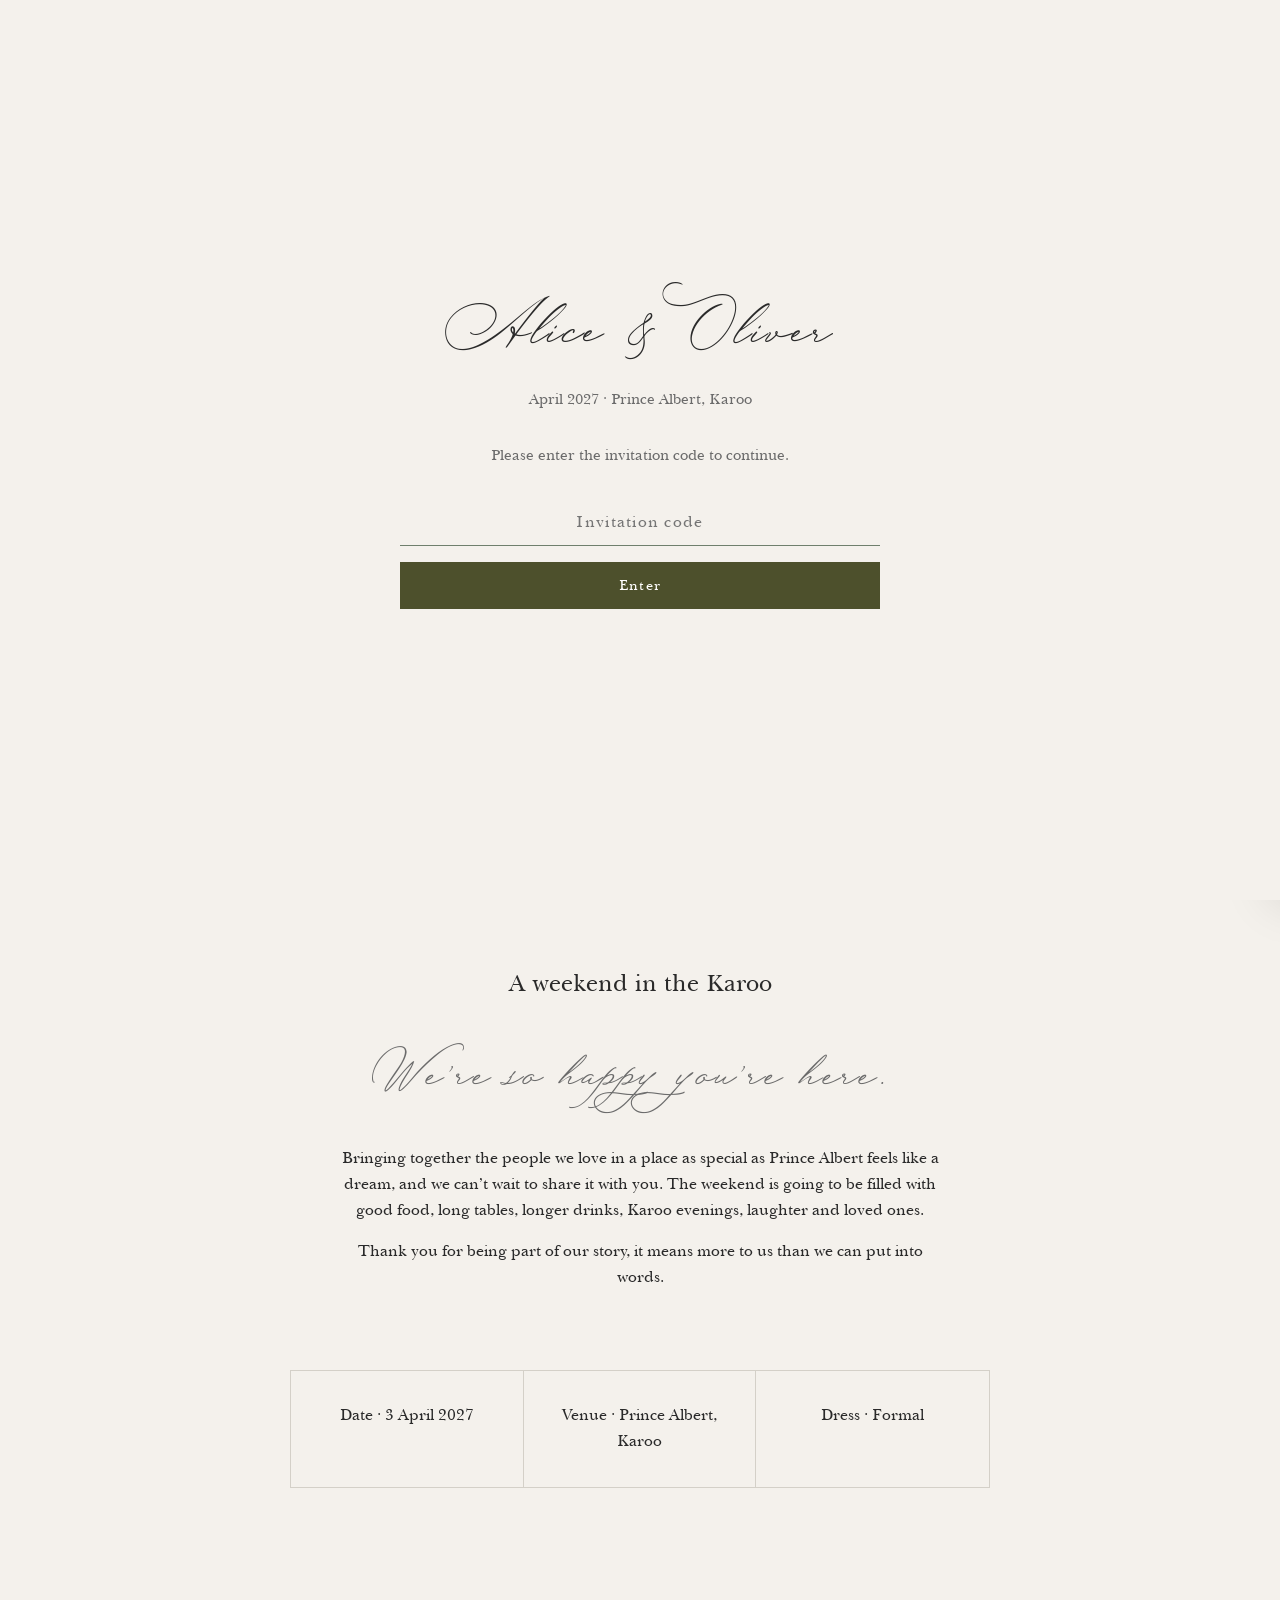
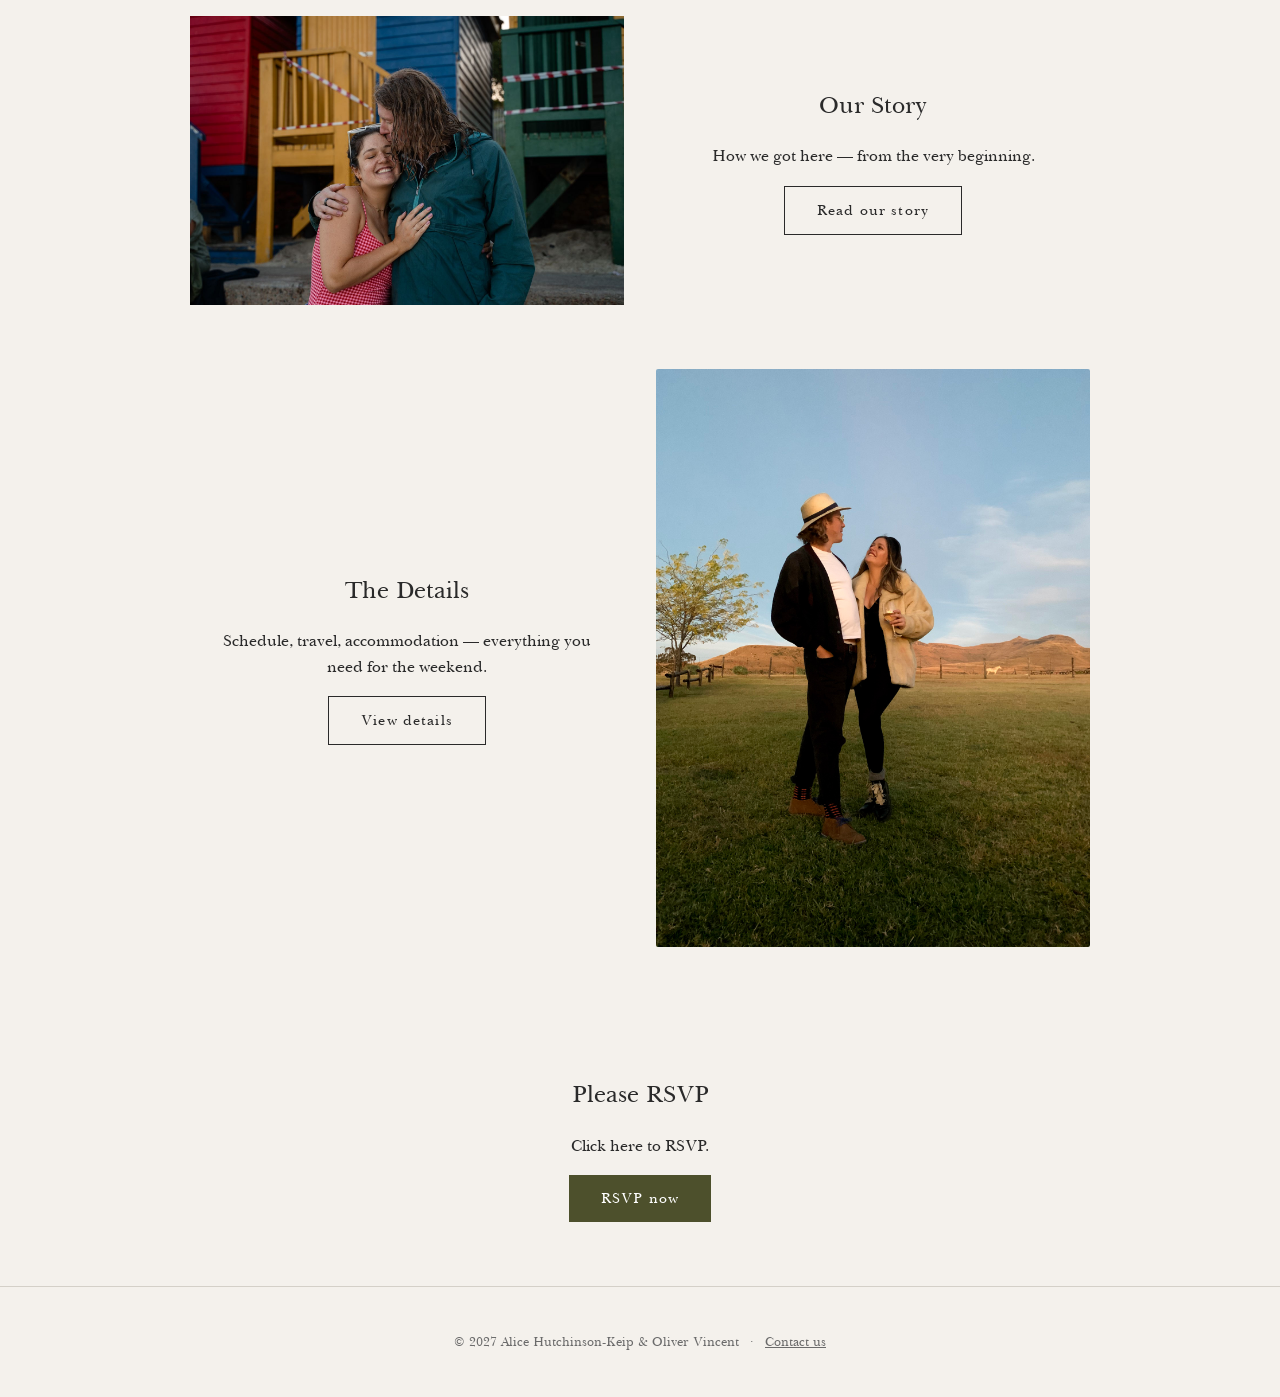
<file: index.html>
<!doctype html>
<html lang="en">
<head>
  <meta charset="utf-8">
  <title>Alice & Oliver · April 2027</title>
  <meta name="viewport" content="width=device-width, initial-scale=1">
  <meta name="description" content="You're invited to the wedding of Alice Hutchinson-Keip and Oliver Vincent, Prince Albert, Karoo.">

  <!--
    OG / Twitter cards — update these once you have a real domain and hero image
    Replace: https://olly-vin.github.io/wedding-tings
  -->
  <meta property="og:title" content="Alice & Oliver · April 2027">
  <meta property="og:description" content="You're invited. Prince Albert, Karoo.">
  <meta property="og:type" content="website">
  <meta property="og:url" content="https://olly-vin.github.io/wedding-tings/">
  <meta property="og:image" content="https://olly-vin.github.io/wedding-tings/images/og-image.jpg">
  <!-- NOTE: images/og-image.jpg — add a 1200×630 crop of your hero photo -->

  <!--
    CSP: google-forms iframe on rsvp.html needs docs.google.com allowed.
    index.html has no iframes so this policy stays strict.
  -->
  <meta http-equiv="Content-Security-Policy"
    content="default-src 'self';
             img-src 'self' data:;
             style-src 'self' 'unsafe-inline';
             script-src 'self' 'unsafe-inline';
             base-uri 'self';
             form-action 'self';
             upgrade-insecure-requests">

  <link rel="stylesheet" href="styles.css">

  <!--
    Schema.org event markup — update location, startDate, and URL before going live
  -->
  <script type="application/ld+json">
  {
    "@context": "https://schema.org",
    "@type": "Event",
    "name": "Wedding of Alice Hutchinson-Keip and Oliver Vincent",
    "startDate": "2027-04-03T15:00:00+02:00",
    "eventAttendanceMode": "https://schema.org/OfflineEventAttendanceMode",
    "eventStatus": "https://schema.org/EventScheduled",
    "location": {
      "@type": "Place",
      "name": "Prince Albert",
      "address": {
        "@type": "PostalAddress",
        "addressLocality": "Prince Albert",
        "addressRegion": "Western Cape",
        "addressCountry": "ZA"
      }
    },
    "description": "Wedding celebration of Alice Hutchinson-Keip and Oliver Vincent in Prince Albert, Karoo.",
    "organizer": { "@type": "Person", "name": "Alice Hutchinson-Keip and Oliver Vincent" },
    "url": "https://olly-vin.github.io/wedding-tings/"
  }
  </script>
</head>
<body>

<!-- =====================================================
     PASSWORD GATE
     =====================================================
     This overlay sits on top of the entire page.
     It is removed once the correct password is entered
     and the session token is written to sessionStorage.

     SECURITY NOTE: This is client-side gating only —
     the password is visible in source code. This is
     appropriate for a personal wedding site. Do not
     store sensitive personal data behind this gate.

     TO CHANGE THE PASSWORD:
     Find SITE_PASSWORD below and update the string.
     ===================================================== -->
<div id="gate" class="gate" role="dialog" aria-modal="true" aria-labelledby="gate-title">
  <div class="gate__box">

    <span class="gate__title script" id="gate-title">Alice & Oliver</span>
    <p class="gate__subtitle">April 2027 · Prince Albert, Karoo</p>
    <p class="gate__subtitle">Please enter the invitation code to continue.</p>

    <div class="gate__input-wrap">
      <input
        id="gate-password"
        class="gate__input"
        type="password"
        placeholder="Invitation code"
        autocomplete="off"
        aria-label="Invitation code"
        aria-describedby="gate-error"
      >
    </div>

    <p id="gate-error" class="gate__error" aria-live="polite"></p>

    <button id="gate-submit" class="btn gate__btn">Enter</button>

  </div>
</div>
<!-- END GATE -->

<a class="visually-hidden" href="#main">Skip to content</a>

<!-- FLOATING NAV -->
<header class="floating-nav" id="main-nav">
  <div class="floating-nav__inner">
    <span class="floating-nav__brand script">Alice & Oliver</span>
    <button
      class="nav-hamburger"
      id="nav-hamburger"
      aria-label="Open navigation"
      aria-expanded="false"
      aria-controls="nav-drawer"
    >
      <span class="nav-hamburger__bar"></span>
      <span class="nav-hamburger__bar"></span>
      <span class="nav-hamburger__bar"></span>
    </button>
  </div>
</header>

<!-- NAV DRAWER -->
<nav
  class="nav-drawer"
  id="nav-drawer"
  aria-label="Primary navigation"
  aria-hidden="true"
>
  <button class="nav-drawer__close" id="nav-drawer-close" aria-label="Close navigation">&times;</button>
  <a href="index.html" class="nav-drawer__brand">Alice &amp; Oliver</a>
  <hr class="nav-drawer__divider">
  <div class="nav-drawer__links">
    <a href="index.html" class="active">Home</a>
    <a href="our-story.html">Story</a>
    <a href="details.html">Details</a>
    <a href="prince-albert.html">Prince Albert</a>
    <a href="gallery.html">Gallery</a>
    <a href="rsvp.html">RSVP</a>
  </div>
  <p class="nav-drawer__footer">April 2027 &middot; Prince Albert</p>
</nav>
<div class="nav-overlay" id="nav-overlay" aria-hidden="true"></div>

<main id="main">

  <!-- HERO -->
  <section class="hero">
    <!--
      PHOTO — hero.jpg
      Full-bleed landscape engagement photo.
      Recommended: wide shot, landscape orientation, min 2400×1600px.
      Compress to ≤300KB using https://squoosh.app before committing.
      The background-color (--color-primary) shows while the image loads.
    -->
    <div class="hero__content">
      <h2 class="script" style="font-size:2rem; letter-spacing:0.1em; margin-bottom:14px; color: #ffffff;">
        You're invited!
      </h2>
      <span class="names script">Alice &amp; Oliver</span>
      <p style="font-size:0.95rem; letter-spacing:0.1em; margin-top:0;">
        3 April 2027 &middot; Prince Albert, Karoo
      </p>
      <a href="rsvp.html" class="btn" style="margin-top:24px;">RSVP</a>
      <span class="hero__scroll-cue" aria-hidden="true">↓</span>
    </div>
  </section>

  <!-- INTRO -->
  <section class="section">
    <div class="text-center">
      <h2>A weekend in the Karoo</h2>
      <p class="script" style="font-size: 2.5rem; color: var(--color-muted);">
        We’re so happy you’re here.
      </p>
      <p>
        Bringing together the people we love in a place as special as Prince Albert feels like a dream, 
        and we can’t wait to share it with you. The weekend is going to be filled with good food, 
        long tables, longer drinks, Karoo evenings, laughter and loved ones. 
      </p>
      <p>
        Thank you for being part of our story, it means more to us than we can put into words.

      </p>
    </div>
  </section>

  <!-- KEY INFO STRIP -->
  <section class="section" style="padding-top:0;">
    <div class="three-col">
      <div class="three-col__item">
        <span class="three-col__label">Date &middot; </span>
        <span class="three-col__value">3 April 2027</span>
      </div>
      <div class="three-col__item">
        <span class="three-col__label">Venue &middot; </span>
        <span class="three-col__value">Prince Albert, Karoo</span>
        <!--
          TODO: Replace "Prince Albert, Karoo" with the exact venue name
          once confirmed. Update details.html to match.
        -->
      </div>
      <div class="three-col__item">
        <span class="three-col__label">Dress &middot; </span>
        <span class="three-col__value">Formal</span>
        <!--
          TODO: Update dress code once decided.
        -->
      </div>
    </div>
  </section>

  <!-- TEASER PANELS — 2 col -->
  <section class="section">
    <div class="two-col">

      <div>
        <!--
          PHOTO — images/teaser-story.jpg
          A portrait-orientation casual/candid couple photo.
          Recommended: 800×1000px, warm tones.
          Replace the .img-placeholder div with an <img> tag when ready:
          <img src="images/teaser-story.jpg" alt="Alice and Oliver" style="width:100%;">
        -->
        <div class="img-wrapper img-wrapper--portrait" aria-label="[REPLACE: casual couple portrait — links to Our Story page]">
          <img src="images/al_ol_mzb1.jpg" alt="Alice and Oliver" style="width:100%;"></div>
      </div>

      <div style="text-align:center; padding: 0 var(--space-2);">
        <h2>Our Story</h2>
        <p>How we got here — from the very beginning.</p>
        <a href="our-story.html" class="btn btn--outline">Read our story</a>
      </div>

    </div>
  </section>

  <section class="section" style="padding-top:0;">
    <div class="two-col">

      <div style="text-align:center; padding: 0 var(--space-2);">
        <h2>The Details</h2>
        <p>Schedule, travel, accommodation — everything you need for the weekend.</p>
        <a href="details.html" class="btn btn--outline">View details</a>
      </div>

      <div>
        <!--
          PHOTO — images/teaser-venue.jpg
          Exterior or landscape shot of Prince Albert / the venue.
          Recommended: 800×1000px, golden-hour tones if possible.
          Replace the .img-placeholder div with an <img> tag when ready:
          <img src="images/teaser-venue.jpg" alt="Prince Albert, Karoo" style="width:100%;">
        -->
        <div class="image-wrapper image-wrapper--portrait" aria-label="[REPLACE: venue exterior or Prince Albert landscape photo — links to Details page]">
          <img src="images/Website Pics/IMG_4996.HEIC" alt="Prince Albert landscape" style="width:100%;">
        </div>
      </div>

    </div>
  </section>

  <!-- RSVP CTA -->
  <section class="section text-center">
    <div class="text-center">
      <h2>Please RSVP</h2>
      <p>
        Click here to RSVP.
        <!--
          TODO: Confirm RSVP deadline and update this date.
        -->
      </p>
      <a href="rsvp.html" class="btn">RSVP now</a>
    </div>
  </section>

</main>

<footer class="footer">
  <p>
    &copy; 2027 Alice Hutchinson-Keip &amp; Oliver Vincent
    &nbsp;&middot;&nbsp;
    <a href="mailto:olicevincent@gmail.com">Contact us</a>
    <!--
      TODO: Replace with your real shared email address before going live.
    -->
  </p>
</footer>

<script>
/*
  ============================================================
  GATE LOGIC
  ============================================================
  HOW IT WORKS:
  1. On page load, check sessionStorage for 'wt_auth'.
     If found, skip the gate immediately (user already entered
     the correct code this browser session).
  2. On submit, compare input against SITE_PASSWORD.
     If correct → store token, fade out gate.
     If wrong   → show error, clear input.

  TO CHANGE THE PASSWORD:
  Update the SITE_PASSWORD string below.
  The password is case-insensitive (converted to lowercase).

  SESSION vs LOCAL STORAGE:
  sessionStorage is used intentionally — the gate reappears
  if the guest opens a new browser session (new tab after
  closing browser). Use localStorage if you prefer it to
  persist across sessions.
  ============================================================
*/

(function () {
  const SITE_PASSWORD = 'karoo2027';
  /* ↑ CHANGE THIS — share this code with your guests via invite */

  const gate        = document.getElementById('gate');
  const input       = document.getElementById('gate-password');
  const submitBtn   = document.getElementById('gate-submit');
  const errorEl     = document.getElementById('gate-error');

  function unlock() {
    sessionStorage.setItem('wt_auth', '1');
    gate.classList.add('gate--hidden');
    setTimeout(function () { gate.style.display = 'none'; }, 520);
  }

  /* Already authenticated this session — skip gate */
  if (sessionStorage.getItem('wt_auth') === '1') {
    gate.style.display = 'none';
    return;
  }

  /* Focus the password input when gate is shown */
  input.focus();

  function attempt() {
    const val = input.value.trim().toLowerCase();
    errorEl.textContent = '';
    input.classList.remove('gate__input--error');

    if (!val) {
      input.classList.add('gate__input--error');
      errorEl.textContent = 'Please enter the invitation code.';
      return;
    }

    if (val === SITE_PASSWORD) {
      submitBtn.disabled = true;
      unlock();
    } else {
      input.classList.add('gate__input--error');
      input.value = '';
      input.focus();
      errorEl.textContent = 'That code doesn\'t match. Check your invitation and try again.';
    }
  }

  submitBtn.addEventListener('click', attempt);

  input.addEventListener('keydown', function (e) {
    if (e.key === 'Enter') { attempt(); }
  });
}());

/*
  ============================================================
  SCROLL NAV
  ============================================================
*/
document.addEventListener('scroll', function () {
  const nav = document.querySelector('.floating-nav');
  if (nav.classList.contains('floating-nav--dark')) { return; }
  if (window.scrollY > 50) {
    nav.classList.add('scrolled');
  } else {
    nav.classList.remove('scrolled');
  }
});

/*
  ============================================================
  NAV DRAWER
  ============================================================
*/
(function () {
  var hamburger = document.getElementById('nav-hamburger');
  var drawer    = document.getElementById('nav-drawer');
  var overlay   = document.getElementById('nav-overlay');
  var closeBtn  = document.getElementById('nav-drawer-close');

  function openDrawer() {
    drawer.classList.add('nav-drawer--open');
    overlay.classList.add('nav-overlay--visible');
    hamburger.classList.add('nav-hamburger--open');
    hamburger.setAttribute('aria-expanded', 'true');
    drawer.setAttribute('aria-hidden', 'false');
    document.body.style.overflow = 'hidden';
  }

  function closeDrawer() {
    drawer.classList.remove('nav-drawer--open');
    overlay.classList.remove('nav-overlay--visible');
    hamburger.classList.remove('nav-hamburger--open');
    hamburger.setAttribute('aria-expanded', 'false');
    drawer.setAttribute('aria-hidden', 'true');
    document.body.style.overflow = '';
  }

  hamburger.addEventListener('click', function () {
    drawer.classList.contains('nav-drawer--open') ? closeDrawer() : openDrawer();
  });

  closeBtn.addEventListener('click', closeDrawer);
  overlay.addEventListener('click', closeDrawer);

  document.addEventListener('keydown', function (e) {
    if (e.key === 'Escape' && drawer.classList.contains('nav-drawer--open')) {
      closeDrawer();
    }
  });

  drawer.querySelectorAll('a').forEach(function (link) {
    link.addEventListener('click', closeDrawer);
  });
}());
</script>

</body>
</html>
</file>
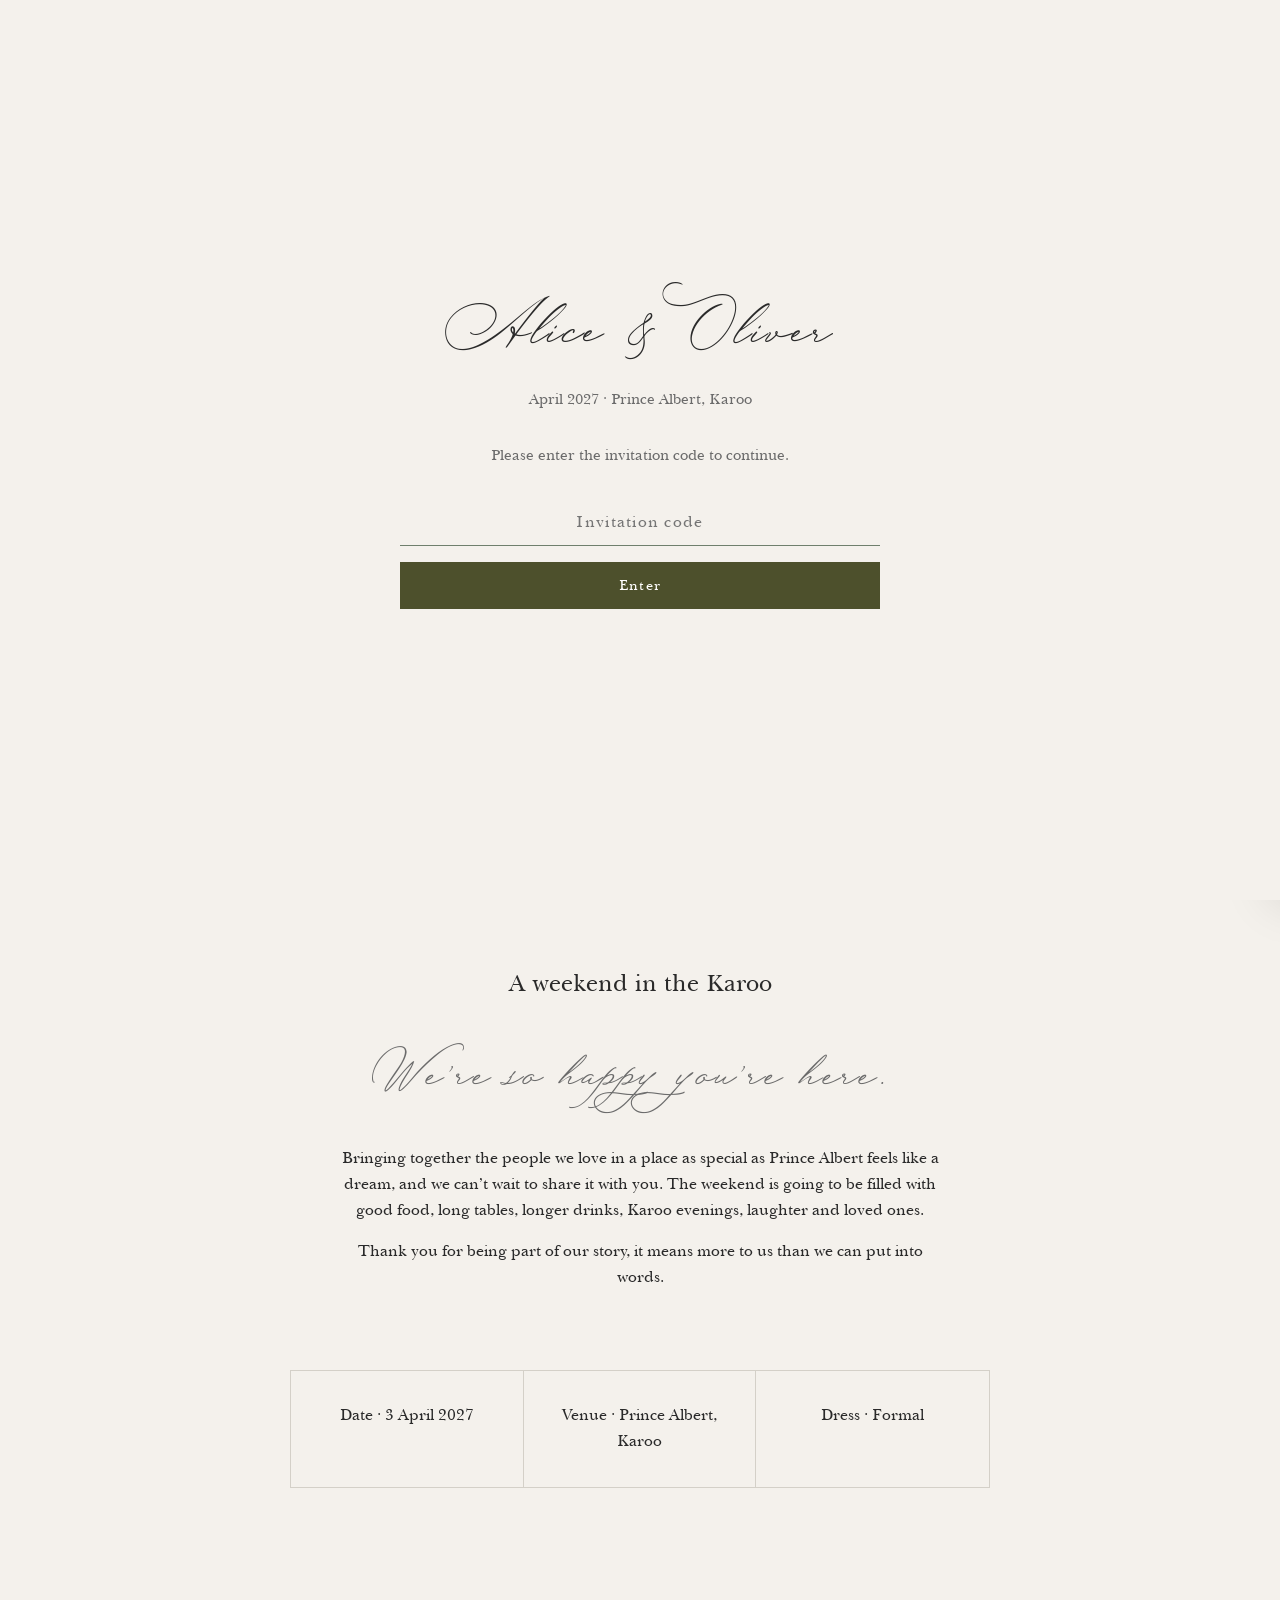
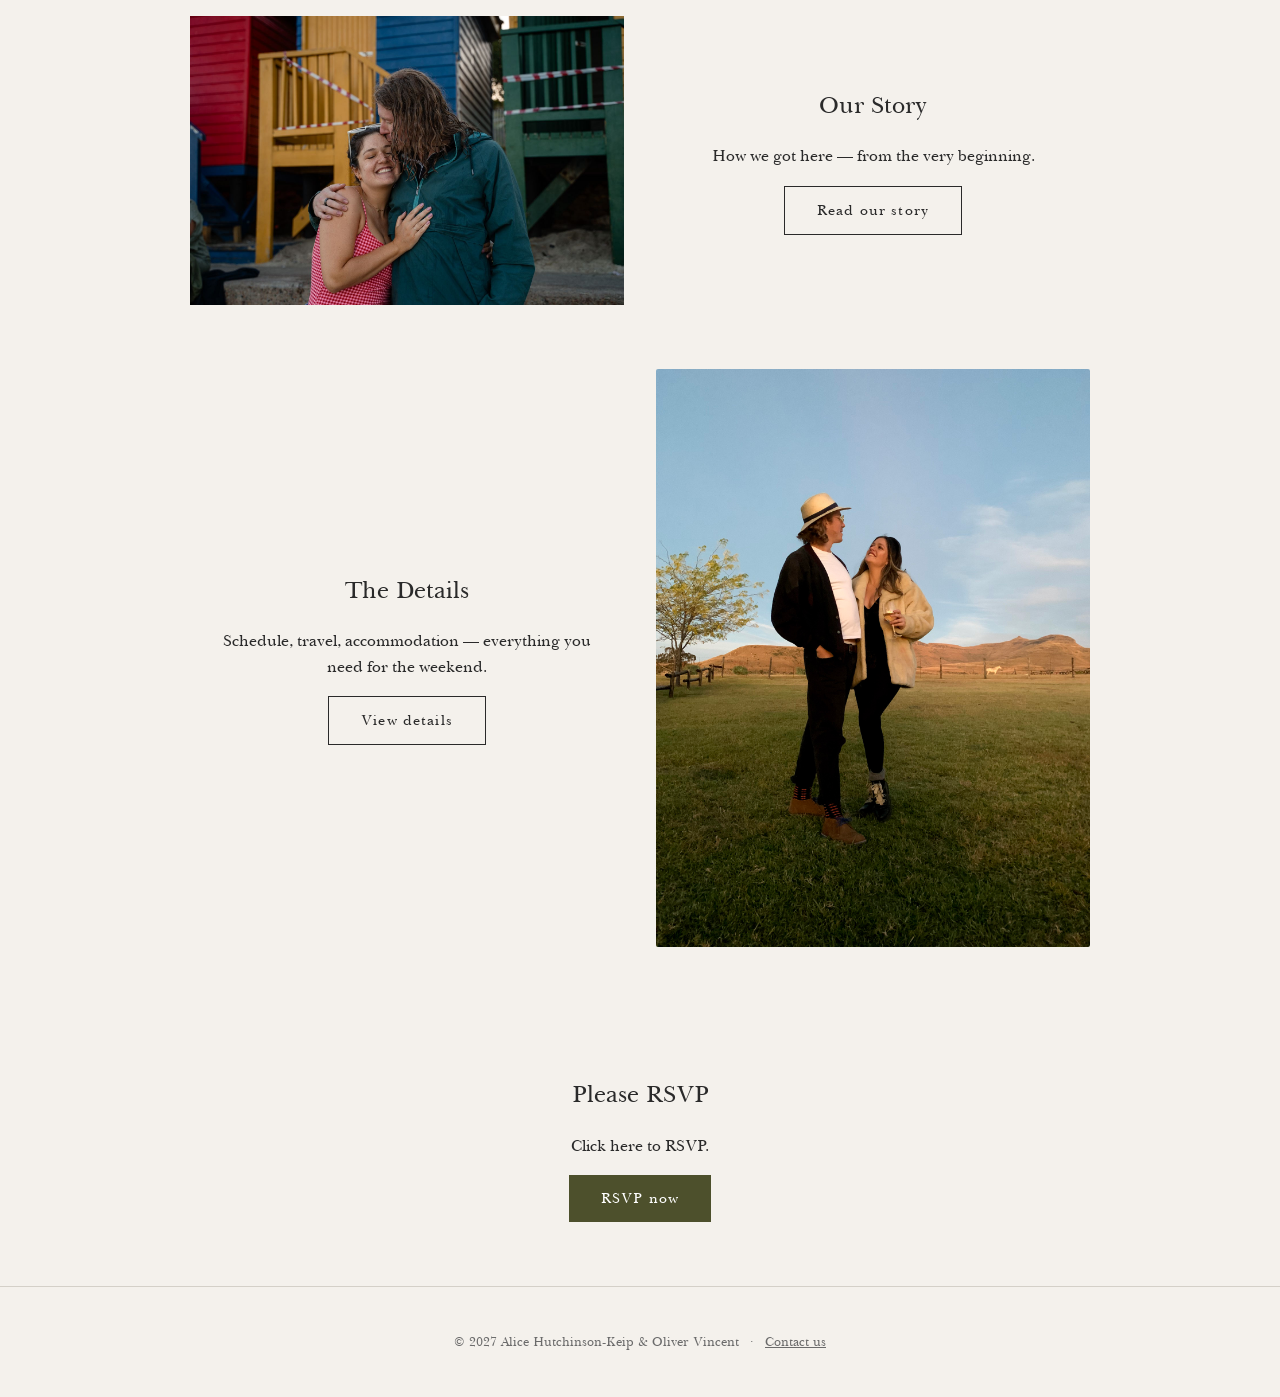
<file: details.html>
<!doctype html>
<html lang="en">
<head>
  <meta charset="utf-8">
  <title>Details · Alice &amp; Oliver</title>
  <meta name="viewport" content="width=device-width, initial-scale=1">
  <meta name="description" content="Wedding details, schedule, travel and accommodation — Alice & Oliver, Prince Albert, April 2027.">

  <meta http-equiv="Content-Security-Policy"
    content="default-src 'self';
             img-src 'self' data:;
             style-src 'self' 'unsafe-inline';
             script-src 'self' 'unsafe-inline';
             base-uri 'self';
             form-action 'self';
             upgrade-insecure-requests">

  <link rel="stylesheet" href="styles.css">
</head>

<body>

<a class="visually-hidden" href="#main">Skip to content</a>

<!--
  REDIRECT GUARD
  Details are only visible to guests who have passed the password gate.
  If sessionStorage token is absent, send them back to index.html to authenticate.
-->
<script>
  if (sessionStorage.getItem('wt_auth') !== '1') {
    window.location.replace('index.html');
  }
</script>

<!-- FLOATING NAV — dark variant -->
<header class="floating-nav floating-nav--dark" id="main-nav">
  <div class="floating-nav__inner">
    <a href="index.html" class="floating-nav__brand script">Alice &amp; Oliver</a>
    <button
      class="nav-hamburger"
      id="nav-hamburger"
      aria-label="Open navigation"
      aria-expanded="false"
      aria-controls="nav-drawer"
    >
      <span class="nav-hamburger__bar"></span>
      <span class="nav-hamburger__bar"></span>
      <span class="nav-hamburger__bar"></span>
    </button>
  </div>
</header>

<!-- NAV DRAWER -->
<nav class="nav-drawer" id="nav-drawer" aria-label="Primary navigation" aria-hidden="true">
  <button class="nav-drawer__close" id="nav-drawer-close" aria-label="Close navigation">&times;</button>
  <a href="index.html" class="nav-drawer__brand">Alice &amp; Oliver</a>
  <hr class="nav-drawer__divider">
  <div class="nav-drawer__links">
    <a href="index.html">Home</a>
    <a href="our-story.html">Story</a>
    <a href="details.html" class="active">Details</a>
    <a href="prince-albert.html">Prince Albert</a>
    <a href="gallery.html">Gallery</a>
    <a href="rsvp.html">RSVP</a>
  </div>
  <p class="nav-drawer__footer">April 2027 &middot; Prince Albert</p>
</nav>
<div class="nav-overlay" id="nav-overlay" aria-hidden="true"></div>

<main id="main">

  <!-- PAGE HEADER -->
  <section class="section text-center" style="padding-top: 140px; padding-bottom: var(--space-2);">
    <p class="script" style="font-size: 1.6rem; margin-bottom: 8px;">The Weekend</p>
    <h1>Wedding Details</h1>
    <p style="color: var(--color-muted);">
      2–4 April 2027 &middot; Prince Albert, Karoo
      <!--
        TODO: Confirm exact dates once finalised (Friday welcome / Saturday wedding / Sunday brunch).
      -->
    </p>
  </section>

  <!-- OPTIONAL: Short hero image below the heading -->
  <section style="padding: 0 var(--space-2) var(--space-4);">
    <div style="max-width: 680px; margin: 0 auto;">
      <!--
        PHOTO — images/details-hero.jpg
        A wide shot of Prince Albert or the venue grounds.
        Recommended: 1800×900px, replace .img-placeholder with <img> when ready:
        <img src="images/details-hero.jpg" alt="Prince Albert, Karoo" style="width:100%; display:block;">
      -->
      <div class="img-wrapper img-wrapper--wide"
           aria-label="[REPLACE: wide landscape of Prince Albert or venue grounds]">
           
        <img src="images/al_ol_vds_wed1.jpg" alt="Alice and Oliver" style="width: 100%; display:block;">
      </div>
    </div>
  </section>

  <!-- SCHEDULE / TIMELINE -->
  <section class="section">
    <div class="text-center" style="margin-bottom: var(--space-2);">
      <h2>The Schedule</h2>
    </div>

    <div style="max-width: 600px; margin: 0 auto;">

      <div class="timeline-item">
        <span class="timeline-item__day"> <strong> Friday &middot; 2 April </strong> <br></span><em>17h00 to 19h00ish</em>
         <h1 class = "script">Welcome Drinks </h1> 
        <p>
          Welcome drinks and snacks at the Swartberg Hotel Gin Bar. Drinks and light bites will be provided, and there will be a speech or two. 
          We encourage anyone who would like a larger meal to explore the lovely restaurants in town, the Hotel restaurant also has great options. 
        </p>
      </div>

      <div class="timeline-item">
        <span class="timeline-item__day"> <strong> Saturday &middot; 3 April </strong> <br></span><em>14h00 to late</em>
         <h1 class = "script">The Big Day <br></h1> 
        <p>
          Our timeline is still being fine-tuned, but the shape of the day will look a little something like this: <br> 
          We’ll begin with a late afternoon ceremony in the pass, surrounded by mountains and celebratory drinks afterwards. 
          From there, we’ll move through to Die Skou Gronde for the reception in the barn and then we will take to the dance floor until late.
        </p>
        <p>
          More detailed timings will follow closer to the weekend, but for now: arrive ready for a celebratory evening with lots of laughter, good music, and even better company.
        </p>
      </div>

      <div class="timeline-item">
        <span class="timeline-item__day"> <strong> Sunday &middot; 4 April </strong> <br></span>
         <h1 class = "script">As you are</h1> 
        <p>
          Thank you for being part of this wonderful weekend. We might see you around town, but otherwise please travel to your next destination safely.
        </p>
      </div>

    </div>
  </section>

  <!-- VENUE -->
  <section class="section">
    <div class="text-center">
      <h2>Venue</h2>
      <h2 class = "script" style="width: 100%;">
        <!--
          TODO: Replace placeholder below with the confirmed venue name.
        -->
        Prince Albert, Western Cape
      </h2>
      <p>
        Our ceremony and canapés will take place in the majestic Swartberg Pass. 
        Surrounded by breathtaking mountains, we’ll share a few glasses of bubbly and maybe a tear or two as we kick off the day. 
        Shuttle services will be organised to get you exactly where you need to be.
      </p>
      <p>
        The reception will be held at Die Skou Gronde, in a spacious barn filled with music, delicious food, plenty of drinks, 
        and heaters to keep us cosy as we celebrate the night away.

      </p>

      <div style="margin: var(--space-2) 0;">
        <!--
          PHOTO — images/venue.jpg
          Exterior or interior of the venue.
          Recommended: 1200×800px, warm lighting.
          Replace .img-placeholder with <img> when ready:
          <img src="images/venue.jpg" alt="[Venue name]" style="width:100%; max-width:700px; margin:0 auto; display:block;">
        -->
        <div class="img-wrapper img-wrapper--landscape"
             style="max-width: 700px; margin: 0 auto;"
             aria-label="[REPLACE: venue exterior or interior photo]">
              <img src="images/Prince-Albert.jpg" alt="[Venue name]" style="width:100%; max-width:700px; margin:0 auto; display:block;">
        </div>
      </div>

      <a
        href="https://maps.app.goo.gl/3mWXHp3yCdqbqStp8"
        target="_blank"
        rel="noopener noreferrer"
        class="link"
      >
        Open in Google Maps
      </a>
      <!--
        TODO: Replace the href above with the real Google Maps link to the venue.
        Right-click the venue in Google Maps → Share → Copy link
      -->
    </div>
  </section>
  
<!-- WHERE TO STAY -->
  <section class="section">
    <div class="text-center" style="margin-bottom: var(--space-3);">
      <h2>Where to Stay</h2>
      <p>
        We recommend booking early — accommodation in Prince Albert fills up quickly.
      </p>
      <p>
        Prince Albert is filled with charming places to stay. While there are many lovely options in town (including smaller guesthouses, Airbnbs, and private cottages),
         we’ve reserved a few favourites to make things as easy as possible.
      </p>
      <p>
        Our top recommendation is the Swartberg Hotel (part of the Corktree Collection).
        It’s a beautifully restored heritage hotel in the heart of town, with classic Karoo charm, a great restaurant, and everything is within walking distance. 
        It is in the centre of town and we will have our shuttle collection happening here for the wedding events. 
      </p>
    </div>

    <div style="max-width: 600px; margin: 0 auto;">

      <!--
        TODO: Replace these placeholder entries with real accommodation recommendations.
        For each option, add:
        - Name of property
        - Short description (style, distance from venue)
        - Booking link
        - Approximate price per night (optional)

        Example format shown below — duplicate the block as needed.
      -->

      <div class="timeline-item">
        <span class="timeline-item__day">Swartberg Hotel &middot; </span>
        <strong>Recommended Hotel in town</strong><br>
        <p style="margin: 8px 0 12px; font-size: 0.9rem; color: var(--color-muted);"> Stunning hotel in the centre of town. 
          Right where the Friday evening meet and greet drinks will be held. Main shuttle collection point.<br>
        <a href="https://www.corktreecollection.co.za/swartberg-hotel" class="link" target="_blank" rel="noopener noreferrer">Swartberg Hotel</a>
        </p>
      </div>

  <div class="timeline-item">
    <span class="timeline-item__day">Guesthouses &amp; BnBs &middot; </span>
    <strong>Stays in and around town</strong>
    <p style="margin: 8px 0 12px; font-size: 0.9rem; color: var(--color-muted);">
     Several well-reviewed options within walking distance of the centre of town.
      We've made temporary reservations at a few spots below, so get in early.
    </p>
    <ul style="list-style: none; padding: 0; margin: 0; display: flex; flex-direction: column; gap: 8px;">
      <li>
        <a href="https://the-sanctuary.co.za/" class="link" target="_blank" rel="noopener noreferrer">
          The Sanctuary
        </a>
      </li>
      <li>
        <a href="https://www.princealbertcountrystay.com/" class="link" target="_blank" rel="noopener noreferrer">
          Prince Albert Country Stay
        </a>
      </li>
      <li>
        <a href="https://www.mirtehof.co.za/" class="link" target="_blank" rel="noopener noreferrer">
          Mirtehof Guest Farm Estate
        </a>
      </li>
      <li>
        <a href="https://karooview.co.za/" class="link" target="_blank" rel="noopener noreferrer">
          Karoo View Cottages
        </a>
      </li>
    </ul>
  </div>
    <div class="text-center" style="margin-bottom: var(--space-3);">
      <p> <strong>Booking is simple:</strong> just contact your preferred spot and mention that you’re booking for <em>Alice & Olly’s wedding</em>. 
        They’ll release one of the reserved rooms for you. <br>
      </p>
    </div>

      <div class="timeline-item">
        <span class="timeline-item__day">Other options  &middot; </span>
        <strong>Airbnbs or Booking.com</strong><br>
        <p style="margin: 8px 0 12px; font-size: 0.9rem; color: var(--color-muted);"> 
        If you’d prefer something more else, there are plenty of other options around town from quaint cottages to boutique guesthouses. 
        Please have a look on AirBnB or Booking.com for options.
        Thankfully, wherever you choose, everything in Prince Albert is close by. 
        </p>
        
      </div>

    </div>
  </section>

  <!-- DRESS CODE & PRACTICAL INFO — 2 col -->
  <section class="section">
    <div class="text-center" style="margin-bottom: var(--space-3);">
      <h2>Good to Know</h2>
    </div>

    <div class="two-col" style="max-width: 700px;">
      <div>
        <h3 style="font-size: 0.8rem; letter-spacing: 0.1em; text-transform: uppercase; color: var(--color-muted);">
          Dress code
        </h3>
        <p>
          <strong>“Whatever you feel most fabulous in” </strong>
        </p>
        <p class="script" style="font-size:30px;"> Formal </p>
        <p>
          We’d love it if you could lean into earthy tones and natural textures that will feel right at home in the Karoo setting. 
          Think dressed up and true to you.
          Footwear-wise, this is very much a farm wedding. Vellies, Birkenstocks, or any shoes you can comfortably walk and dance in on natural terrain will serve you well.
          If you’re set on heels, just keep in mind that the ground may be uneven. 
        </p>
        <p>
          As the sun sets, temperatures tend to drop quite quickly, so please bring a jacket or something warm for the evening.
          Mostly, we just want you to feel good and be ready to boogie.
        </p>
      </div>
      <div>
        <h3 style="font-size: 0.8rem; letter-spacing: 0.1em; text-transform: uppercase; color: var(--color-muted);">
          Colour Palette
        </h3>
        <div style="margin: var(--space-2) 0;">
          <div class="img-wrapper img-wrapper--landscape"
             style="max-width: 700px; margin: 0 auto;"
             aria-label="Colour Palette">
              <img src="images/Colours.png" alt="Colours" style="width:100%; max-width:700px; margin:0 auto; display:block;">
          </div>
        </div>
        <p>

          We’ve attached this colour scheme to inspire guests’ outfits that celebrates the Karoo setting. 
          This is merely a suggestion, so please don’t feel restricted to these colours.
        </p>
      </div>
      <div>
        <h3 style="font-size: 0.8rem; letter-spacing: 0.1em; text-transform: uppercase; color: var(--color-muted);">
          Weather
        </h3>
        <p>
          April in Prince Albert is something of a sweet spot — warm, golden days and crisp, cosy evenings.
        </p>
        <p>
          During the day, you can expect temperatures in the region of mid-20s (°C), with plenty of sunshine and clear Karoo skies. 
          As the sun sets, the temperature drops quite quickly, often into the low teens or even single digits, bringing that distinct Karoo evening chill. 
          Please be sure to have something warm on hand.
        </p>
        <p>
          Rain is generally minimal this time of year, and the air tends to be dry and still. <br>
          In short: pack light and breathable by day, layered and cosy by night.
        </p>
      </div>
      <div>
        <h3 style="font-size: 0.8rem; letter-spacing: 0.1em; text-transform: uppercase; color: var(--color-muted);">
          Children
        </h3>
        <p>
          Children of all ages are warmly welcome at the ceremony and canapés—the bride especially encourages it! 
          We do kindly ask, however, that once we move to reception from canapes, any children under the age of 10 are tucked in for the night.
        </p>
      </div>
      <div>
        <h3 style="font-size: 0.8rem; letter-spacing: 0.1em; text-transform: uppercase; color: var(--color-muted);">
          Parking
        </h3>
        <p>
          There is no parking available at the ceremony venue. We will organise shuttle services with pick-up points in town to bring you to the ceremony. 
          When we move to the reception venue, parking will be available; however, we recommend using the shuttle service to get home at night, 
          or enjoying a starlit stroll through the charming little town. <br> 
          The reception venue is 100 meters from the main road and about 500 meters from the center of town.
          There is plenty of parking at the reception venue. If you would like to have your car at the reception venue at the end of the night, please organise this in advance.
        </p>
      </div>
    </div>
  </section>

  <!-- TRAVEL -->
  <section class="section">
    <div class="text-center" style="margin-bottom: var(--space-3);">
      <h2>Getting There</h2>
      <p>
        Prince Albert is tucked away in the Karoo, and rewards travelers with wide-open landscapes and a slower, quieter pace of life. 
        As our loved ones are scattered all over, our vision is to bring everyone together in one wonderful place.
      </p>
    </div>

    <div class="two-col" style="max-width: 700px;">
      <div>
        <h3 style="font-size: 0.8rem; letter-spacing: 0.1em; text-transform: uppercase; color: var(--color-muted);">
          Flying
        </h3>
        <p>
          The nearest airport is George Airport. From there, it’s around a two-hour drive to Prince Albert. 
          The route is scenic and straightforward, with beautiful mountain views along the way. 
          Car hire from the airport is recommended.
        </p>
      </div>
      <div>
        <h3 style="font-size: 0.8rem; letter-spacing: 0.1em; text-transform: uppercase; color: var(--color-muted);">
          Driving from Cape Town
        </h3>
        <p>
          If you’re traveling from Cape Town, the journey is approximately 4.5 hours by car. 
          It’s a stunning drive, think long stretches of open road, dramatic mountain passes, and that unmistakable Karoo landscape. 
          Take your time, stop for coffee or at a padstal along the way, and enjoy the journey. 
        </p>
      </div>
      <div>
        <h3 style="font-size: 0.8rem; letter-spacing: 0.1em; text-transform: uppercase; color: var(--color-muted);">
          Driving from elsewhere
        </h3>
        <p>
          For those travelling from other parts of the country, Prince Albert is accessible by road from several directions. 
          One important note: if your route includes Meiringspoort Pass, please check conditions ahead of time. 
          While it’s one of the most beautiful drives in the country, it is prone to flooding and sections can occasionally be washed away after heavy rains. 
        </p>
      </div>
    </div>
  </section>

  <!-- RSVP REMINDER CTA -->
  <section class="section text-center">
    <h2>Not yet RSVP'd?</h2>
    <p>We'd love to have you with us.</p>
    <a href="rsvp.html" class="btn">RSVP now</a>
  </section>

</main>

<footer class="footer">
  <p>
    &copy; 2027 Alice Hutchinson-Keip &amp; Oliver Vincent
    &nbsp;&middot;&nbsp;
    <a href="mailto:olicevincent@gmail.com">Contact us</a>
    <!--
      TODO: Replace with your real email address before going live. - Done
    -->
  </p>
</footer>

<script>
  document.addEventListener('scroll', function () {
    var nav = document.querySelector('.floating-nav');
    if (nav.classList.contains('floating-nav--dark')) { return; }
    if (window.scrollY > 50) {
      nav.classList.add('scrolled');
    } else {
      nav.classList.remove('scrolled');
    }
  });

  (function () {
    var hamburger = document.getElementById('nav-hamburger');
    var drawer    = document.getElementById('nav-drawer');
    var overlay   = document.getElementById('nav-overlay');
    var closeBtn  = document.getElementById('nav-drawer-close');

    function openDrawer() {
      drawer.classList.add('nav-drawer--open');
      overlay.classList.add('nav-overlay--visible');
      hamburger.classList.add('nav-hamburger--open');
      hamburger.setAttribute('aria-expanded', 'true');
      drawer.setAttribute('aria-hidden', 'false');
      document.body.style.overflow = 'hidden';
    }

    function closeDrawer() {
      drawer.classList.remove('nav-drawer--open');
      overlay.classList.remove('nav-overlay--visible');
      hamburger.classList.remove('nav-hamburger--open');
      hamburger.setAttribute('aria-expanded', 'false');
      drawer.setAttribute('aria-hidden', 'true');
      document.body.style.overflow = '';
    }

    hamburger.addEventListener('click', function () {
      drawer.classList.contains('nav-drawer--open') ? closeDrawer() : openDrawer();
    });

    closeBtn.addEventListener('click', closeDrawer);
    overlay.addEventListener('click', closeDrawer);

    document.addEventListener('keydown', function (e) {
      if (e.key === 'Escape' && drawer.classList.contains('nav-drawer--open')) {
        closeDrawer();
      }
    });

    drawer.querySelectorAll('a').forEach(function (link) {
      link.addEventListener('click', closeDrawer);
    });
  }());
</script>

</body>
</html>
</file>
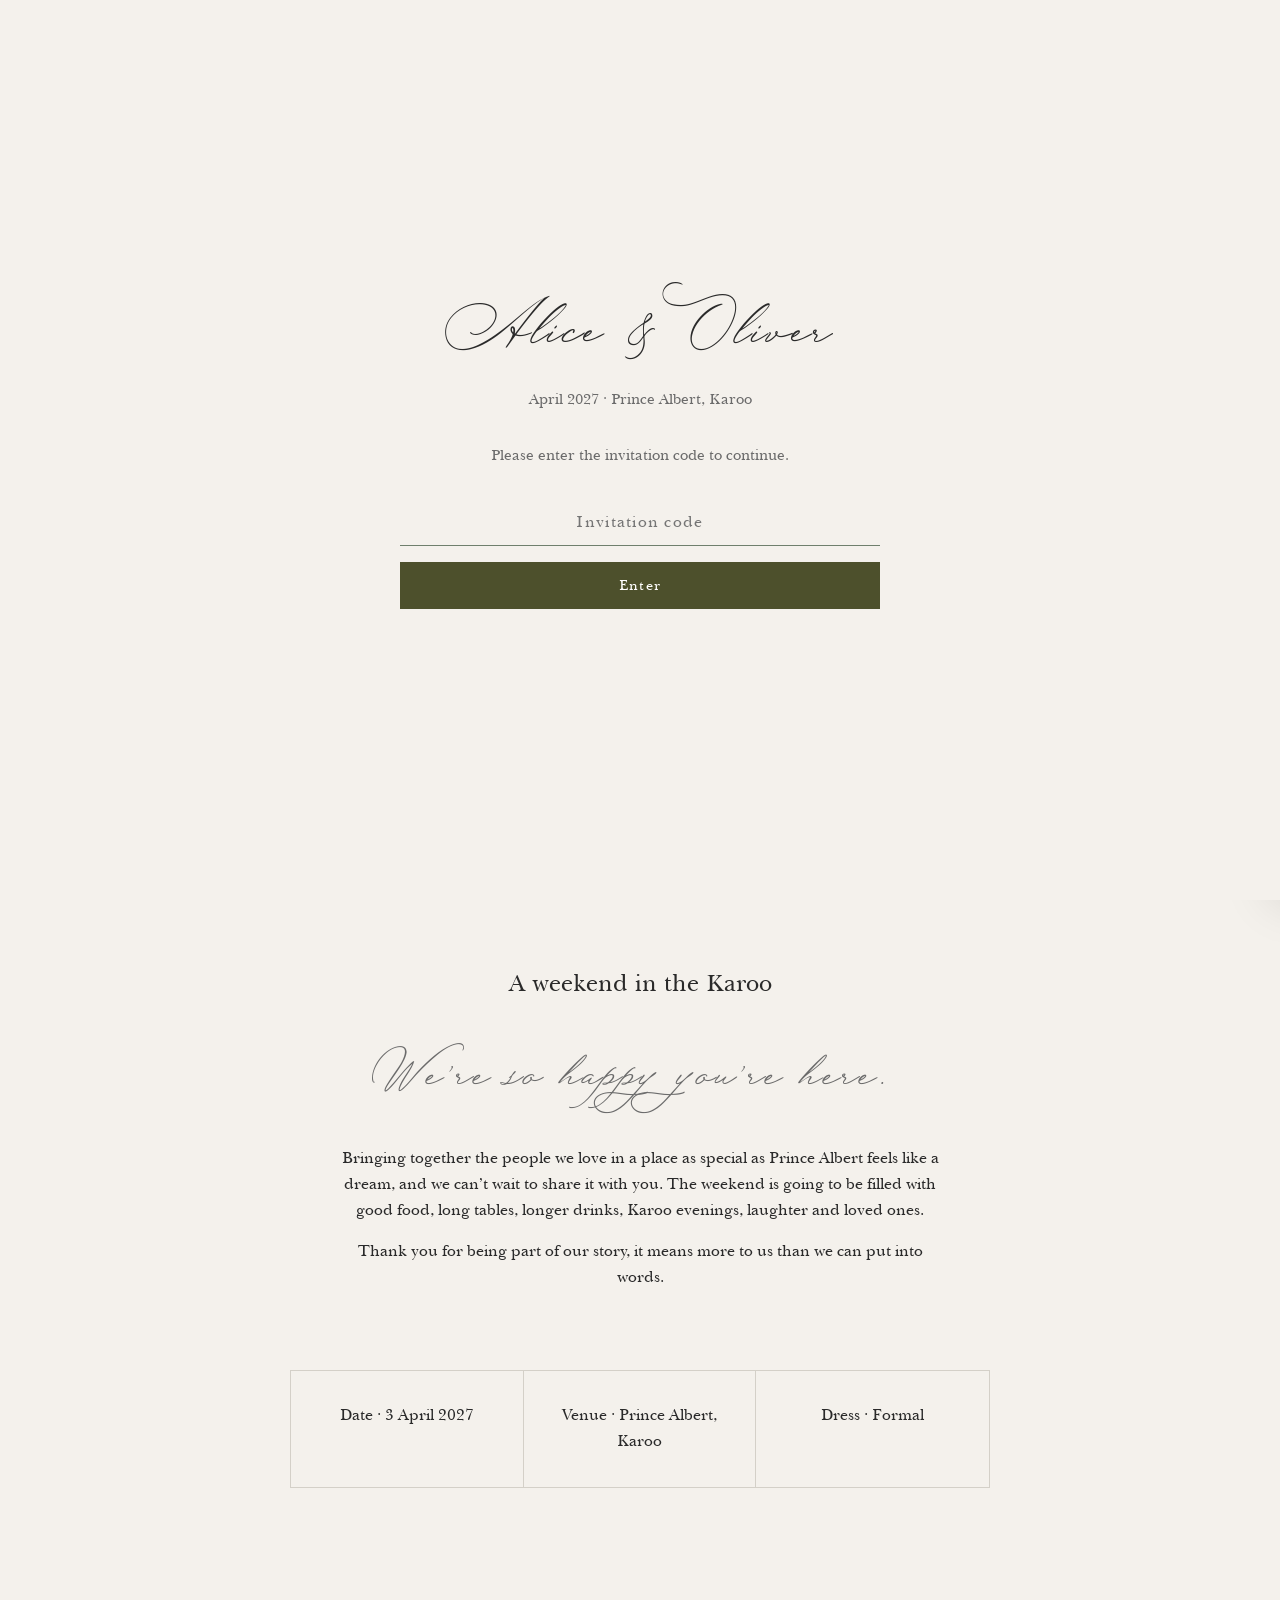
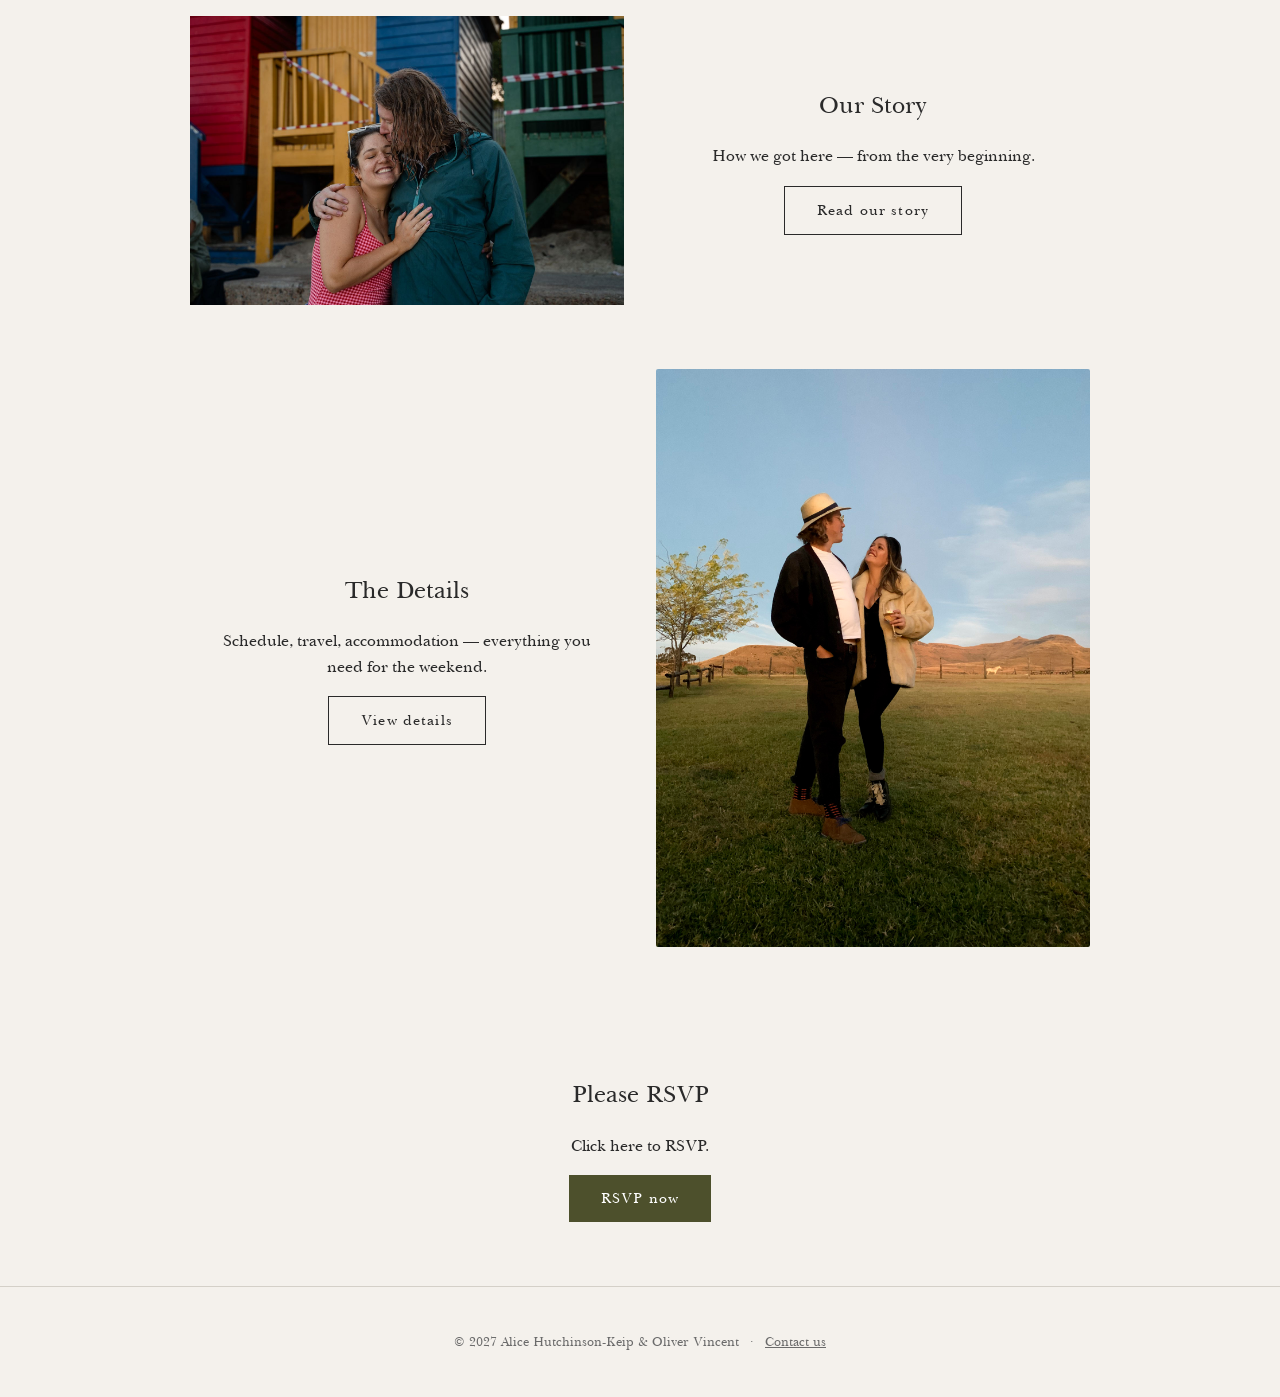
<file: gallery.html>
<!doctype html>
<html lang="en">
<head>
  <meta charset="utf-8">
  <title>Gallery · Alice &amp; Oliver</title>
  <meta name="viewport" content="width=device-width, initial-scale=1">
  <meta name="description" content="Photo gallery — Alice &amp; Oliver, Prince Albert, April 2027.">

  <meta http-equiv="Content-Security-Policy"
    content="default-src 'self';
             img-src 'self' data:;
             style-src 'self' 'unsafe-inline';
             script-src 'self' 'unsafe-inline';
             base-uri 'self';
             form-action 'self';
             upgrade-insecure-requests">

  <link rel="stylesheet" href="styles.css">
</head>
<body>

<a class="visually-hidden" href="#main">Skip to content</a>

<!-- AUTH GUARD -->
<script>
  if (sessionStorage.getItem('wt_auth') !== '1') {
    window.location.replace('index.html');
  }
</script>

<!-- NAV -->
<header class="floating-nav floating-nav--dark" id="main-nav">
  <div class="floating-nav__inner">
    <a href="index.html" class="floating-nav__brand script">Alice &amp; Oliver</a>
    <nav class="floating-nav__links" aria-label="Primary">
      <a href="index.html">Home</a>
      <a href="our-story.html">Story</a>
      <a href="details.html">Details</a>
      <a href="prince-albert.html">Prince Albert</a>
      <a href="gallery.html" class="active">Gallery</a>
      <a href="rsvp.html">RSVP</a>
    </nav>
    <button
      class="nav-hamburger"
      id="nav-hamburger"
      aria-label="Open navigation"
      aria-expanded="false"
      aria-controls="nav-drawer"
    >
      <span class="nav-hamburger__bar"></span>
      <span class="nav-hamburger__bar"></span>
      <span class="nav-hamburger__bar"></span>
    </button>
  </div>
</header>

<!-- NAV DRAWER -->
<nav class="nav-drawer" id="nav-drawer" aria-label="Primary navigation" aria-hidden="true">
  <button class="nav-drawer__close" id="nav-drawer-close" aria-label="Close navigation">&times;</button>
  <a href="index.html" class="nav-drawer__brand">Alice &amp; Oliver</a>
  <hr class="nav-drawer__divider">
  <div class="nav-drawer__links">
    <a href="index.html">Home</a>
    <a href="our-story.html">Story</a>
    <a href="details.html">Details</a>
    <a href="gallery.html" class="active">Gallery</a>
    <a href="rsvp.html">RSVP</a>
  </div>
  <p class="nav-drawer__footer">April 2027 &middot; Prince Albert</p>
</nav>
<div class="nav-overlay" id="nav-overlay" aria-hidden="true"></div>

<main id="main">

  <!-- PAGE HEADER -->
  <section class="section text-center" style="padding-top: 140px; padding-bottom: var(--space-2);">
    <p class="script" style="font-size: 1.6rem; margin-bottom: 8px;">A Weekend in the Karoo</p>
    <h1>Gallery</h1>
    <p style="color: var(--color-muted);">Alice &amp; Oliver &middot; April 2027</p>
  </section>

  <!-- MASONRY GALLERY -->
  <section class="section" style="padding-top: var(--space-2);">
    <div class="gallery__grid" id="gallery-grid">

      <!-- REAL PHOTOS (items 0–5) — wired to existing images -->

      <figure class="gallery__item" data-index="0">
        <img src="images/Website Pics/IMG_7641.HEIC" alt="Alice and Oliver Grand">
      </figure>

      <figure class="gallery__item" data-index="1">
        <img src="images/al_ol_mzb1.jpg" alt="Alice and Oliver together">
      </figure>

      <figure class="gallery__item" data-index="2">
        <img src="images/al_ol_ptgl.jpeg" alt="Travelling together in Portugal">
      </figure>

      <figure class="gallery__item" data-index="3">
        <img src="images/al_ol_cmp_202501.2.JPG" alt="Alice and Oliver camping, January 2025">
      </figure>

      <figure class="gallery__item" data-index="4">
        <img src="images/al_ol_vds_wed1.jpg" alt="Alice and Oliver wedding preview">
      </figure>

      <figure class="gallery__item" data-index="5">
        <img src="images/Mos2008-11-08 213217.JPG" alt="Prince Albert landscape, Karoo">
      </figure>

      <!-- PLACEHOLDER SLOTS (items 6–19) — swap for <img> tags when photos arrive -->
      <!-- Each placeholder alternates portrait / landscape to suggest realistic layout -->

      <figure class="gallery__item" data-index="6">
        <img src="images/al_ol_brn_2025.jpg" alt="Prince Albert landscape, Karoo">
      </figure>

      <figure class="gallery__item" data-index="7">
        <img src="images/al_ol_engmt1.JPG" alt="Prince Albert landscape, Karoo">
      </figure>

      <figure class="gallery__item" data-index="8">        
        <img src="images/al_ol_mgb1.jpg" alt="Prince Albert landscape, Karoo">
      </figure>

      <figure class="gallery__item" data-index="9">
        <img src="images/al_ol_vds_wed2.JPG" alt="Prince Albert landscape, Karoo">
      </figure>

      <figure class="gallery__item" data-index="10">
        <img src="images/Flo & Chanel's Wedding-8691.jpg" alt="Prince Albert landscape, Karoo">
      </figure>

      <figure class="gallery__item" data-index="11">
        <img src="images/HTP-LeeTristan-HawksmoorHouse-2023-2818.jpg" alt="Prince Albert landscape, Karoo">
      </figure>

      <figure class="gallery__item" data-index="12">
        <img src="images/Website Pics/0b3d5187-a14c-4b0d-96a5-eed28e9fabd4.jpg" alt="Prince Albert landscape, Karoo">
      </figure>

      <figure class="gallery__item" data-index="13">
        <img src="images/Website Pics/0c8f1c96-2344-4d32-a923-7a4c44562280.jpg" alt="Prince Albert landscape, Karoo">
      </figure>

      <figure class="gallery__item" data-index="14">
        <img src="images/Website Pics/1D5CC0EF-8505-4AE3-AC98-213F24EE3483_1_102_o.jpeg" alt="Prince Albert landscape, Karoo">
      </figure>

      <figure class="gallery__item" data-index="15">
        <img src="images/Website Pics/3D10EE35-8E65-4169-ACCE-D1DD0BA68354-6310-0000040D890670FA.jpg" alt="Prince Albert landscape, Karoo">
      </figure>

      <figure class="gallery__item" data-index="16">
        <img src="images/Website Pics/05A9ADF5-C133-44A4-A115-71EB5A418466_4_5005_c.jpeg" alt="Prince Albert landscape, Karoo">
      </figure>

      <figure class="gallery__item" data-index="17">
        <img src="images/Website Pics/6AAB210D-7E8D-4856-AB86-D4D5BE67B9D1_1_102_o.jpeg" alt="Prince Albert landscape, Karoo">
      </figure>

      <figure class="gallery__item" data-index="18">
        <img src="images/Website Pics/000007.JPG" alt="Prince Albert landscape, Karoo">
      </figure>

      <figure class="gallery__item" data-index="19">
        <img src="images/Website Pics/7C4E63EF-9FDA-4A6A-9B93-527D777FD181-546712F2-846C-49C7-94F8-9C6C062C8391.jpg" alt="Prince Albert landscape, Karoo">
      </figure>

      <figure class="gallery__item" data-index="20">
        <img src="images/Website Pics/8FF1779A-788D-4EA6-8399-16B023EF4BCA_1_105_c.jpeg" alt="Prince Albert landscape, Karoo">
      </figure>

      <figure class="gallery__item" data-index="21">
        <img src="images/Website Pics/000011.JPG" alt="Prince Albert landscape, Karoo">
      </figure>

      <figure class="gallery__item" data-index="22">
        <img src="images/Website Pics/652A9FCA-437E-4529-B035-3A61CD5D7FEE-11848-00000ED7843A0A91.jpg" alt="Prince Albert landscape, Karoo">
      </figure>

      <figure class="gallery__item" data-index="23">
        <img src="images/Website Pics/B196C420-2FE8-47D6-917D-8C30CEA9DD89-8911-000005BCE6AE8C6D.jpg" alt="Prince Albert landscape, Karoo">
      </figure>

      <figure class="gallery__item" data-index="24">
        <img src="images/Website Pics/DSCF0639.jpg" alt="Prince Albert landscape, Karoo">
      </figure>

      <figure class="gallery__item" data-index="25">
        <img src="images/Website Pics/DSCF0798.jpeg" alt="Prince Albert landscape, Karoo">
      </figure>

      <figure class="gallery__item" data-index="26">
        <img src="images/Website Pics/DSCF0835.jpeg" alt="Prince Albert landscape, Karoo">
      </figure>

    </div>
  </section>

  <!-- RSVP CTA -->
  <section class="section text-center">
    <h2>Not yet RSVP'd?</h2>
    <p>We'd love to see you there.</p>
    <a href="rsvp.html" class="btn">RSVP now</a>
  </section>

</main>

<footer class="footer">
  <p>
    &copy; 2027 Alice Hutchinson-Keip &amp; Oliver Vincent
    &nbsp;&middot;&nbsp;
    <a href="mailto:olicevincent@gmail.com">Contact us</a>
  </p>
</footer>

<script>
/*
  ============================================================
    NAV DRAWER
  ============================================================
*/
(function () {
  var hamburger = document.getElementById('nav-hamburger');
  var drawer    = document.getElementById('nav-drawer');
  var overlay   = document.getElementById('nav-overlay');
  var closeBtn  = document.getElementById('nav-drawer-close');

  function openDrawer() {
    drawer.classList.add('nav-drawer--open');
    overlay.classList.add('nav-overlay--visible');
    hamburger.classList.add('nav-hamburger--open');
    hamburger.setAttribute('aria-expanded', 'true');
    drawer.setAttribute('aria-hidden', 'false');
    document.body.style.overflow = 'hidden';
  }

  function closeDrawer() {
    drawer.classList.remove('nav-drawer--open');
    overlay.classList.remove('nav-overlay--visible');
    hamburger.classList.remove('nav-hamburger--open');
    hamburger.setAttribute('aria-expanded', 'false');
    drawer.setAttribute('aria-hidden', 'true');
    document.body.style.overflow = '';
  }

  hamburger.addEventListener('click', function () {
    drawer.classList.contains('nav-drawer--open') ? closeDrawer() : openDrawer();
  });

  closeBtn.addEventListener('click', closeDrawer);
  overlay.addEventListener('click', closeDrawer);

  document.addEventListener('keydown', function (e) {
    if (e.key === 'Escape' && drawer.classList.contains('nav-drawer--open')) {
      closeDrawer();
    }
  });

  drawer.querySelectorAll('a').forEach(function (link) {
    link.addEventListener('click', closeDrawer);
  });
}());

/*
  ============================================================
  SCROLL NAV
  Guard: return early on dark-nav pages to prevent class conflict.
  ============================================================
*/
document.addEventListener('scroll', function () {
  const nav = document.querySelector('.floating-nav');
  if (nav.classList.contains('floating-nav--dark')) { return; }
  if (window.scrollY > 50) {
    nav.classList.add('scrolled');
  } else {
    nav.classList.remove('scrolled');
  }
});

/*
  ============================================================
  GALLERY INIT
  - Collects all real <img> items for lightbox navigation
  - Assigns staggered transition-delay to each .gallery__item
  - Sets up IntersectionObserver for scroll fade-in
  ============================================================
*/
(function () {

  const grid  = document.getElementById('gallery-grid');
  const items = Array.from(grid.querySelectorAll('.gallery__item'));

  /* Collect indices of items that contain a real <img> — used by lightbox */
  const realImageItems = items.filter(function (item) {
    return item.querySelector('img') !== null;
  });

  /* Staggered transition-delay: item index mod 4, * 80ms */
  items.forEach(function (item, i) {
    item.style.transitionDelay = (i % 4) * 80 + 'ms';
  });

  /* Scroll fade-in via IntersectionObserver */
  const observer = new IntersectionObserver(function (entries) {
    entries.forEach(function (entry) {
      if (entry.isIntersecting) {
        entry.target.classList.add('gallery__item--visible');
        observer.unobserve(entry.target);
      }
    });
  }, { threshold: 0.1 });

  items.forEach(function (item) {
    observer.observe(item);
  });

  /*
    ============================================================
    LIGHTBOX
    Injected once into the DOM on first use.
    Only real <img> items are navigable; placeholders are skipped.
    ============================================================
  */
  var lightbox     = null;
  var lightboxImg  = null;
  var currentIndex = 0; /* index within realImageItems array */

  function buildLightbox() {
    var lb = document.createElement('div');
    lb.id = 'lightbox';
    lb.className = 'lightbox';
    lb.setAttribute('role', 'dialog');
    lb.setAttribute('aria-modal', 'true');
    lb.setAttribute('aria-label', 'Photo lightbox');

    var img = document.createElement('img');
    img.className = 'lightbox__img';
    img.alt = '';

    var closeBtn = document.createElement('button');
    closeBtn.className = 'lightbox__close';
    closeBtn.setAttribute('aria-label', 'Close gallery');
    closeBtn.textContent = '×';

    var prevBtn = document.createElement('button');
    prevBtn.className = 'lightbox__arrow lightbox__prev';
    prevBtn.setAttribute('aria-label', 'Previous photo');
    prevBtn.textContent = '‹';

    var nextBtn = document.createElement('button');
    nextBtn.className = 'lightbox__arrow lightbox__next';
    nextBtn.setAttribute('aria-label', 'Next photo');
    nextBtn.textContent = '›';

    lb.appendChild(img);
    lb.appendChild(closeBtn);
    lb.appendChild(prevBtn);
    lb.appendChild(nextBtn);
    document.body.appendChild(lb);

    closeBtn.addEventListener('click', closeLightbox);
    prevBtn.addEventListener('click', function () { navigateLightbox(-1); });
    nextBtn.addEventListener('click', function () { navigateLightbox(1); });

    /* Close on backdrop click (not on image or controls) */
    lb.addEventListener('click', function (e) {
      if (e.target === lb) { closeLightbox(); }
    });

    return { lb: lb, img: img };
  }

  function openLightbox(itemEl) {
    var idx = realImageItems.indexOf(itemEl);
    if (idx === -1) { return; }
    currentIndex = idx;

    if (!lightbox) {
      var built = buildLightbox();
      lightbox    = built.lb;
      lightboxImg = built.img;
    }

    updateLightboxImage();
    lightbox.classList.add('lightbox--open');
    document.body.style.overflow = 'hidden';
    lightbox.querySelector('.lightbox__close').focus();
  }

  function closeLightbox() {
    if (!lightbox) { return; }
    lightbox.classList.remove('lightbox--open');
    document.body.style.overflow = '';
  }

  function navigateLightbox(direction) {
    currentIndex = (currentIndex + direction + realImageItems.length) % realImageItems.length;
    updateLightboxImage();
  }

  function updateLightboxImage() {
    var item   = realImageItems[currentIndex];
    var imgEl  = item.querySelector('img');
    lightboxImg.src = imgEl.src;
    lightboxImg.alt = imgEl.alt;
  }

  /* Keyboard support */
  document.addEventListener('keydown', function (e) {
    if (!lightbox || !lightbox.classList.contains('lightbox--open')) { return; }
    if (e.key === 'ArrowLeft')  { navigateLightbox(-1); }
    if (e.key === 'ArrowRight') { navigateLightbox(1); }
    if (e.key === 'Escape')     { closeLightbox(); }
  });

  /* Wire click handlers to real image items only */
  realImageItems.forEach(function (item) {
    item.style.cursor = 'pointer';
    item.addEventListener('click', function () {
      openLightbox(item);
    });
  });

}());
</script>

</body>
</html>
</file>
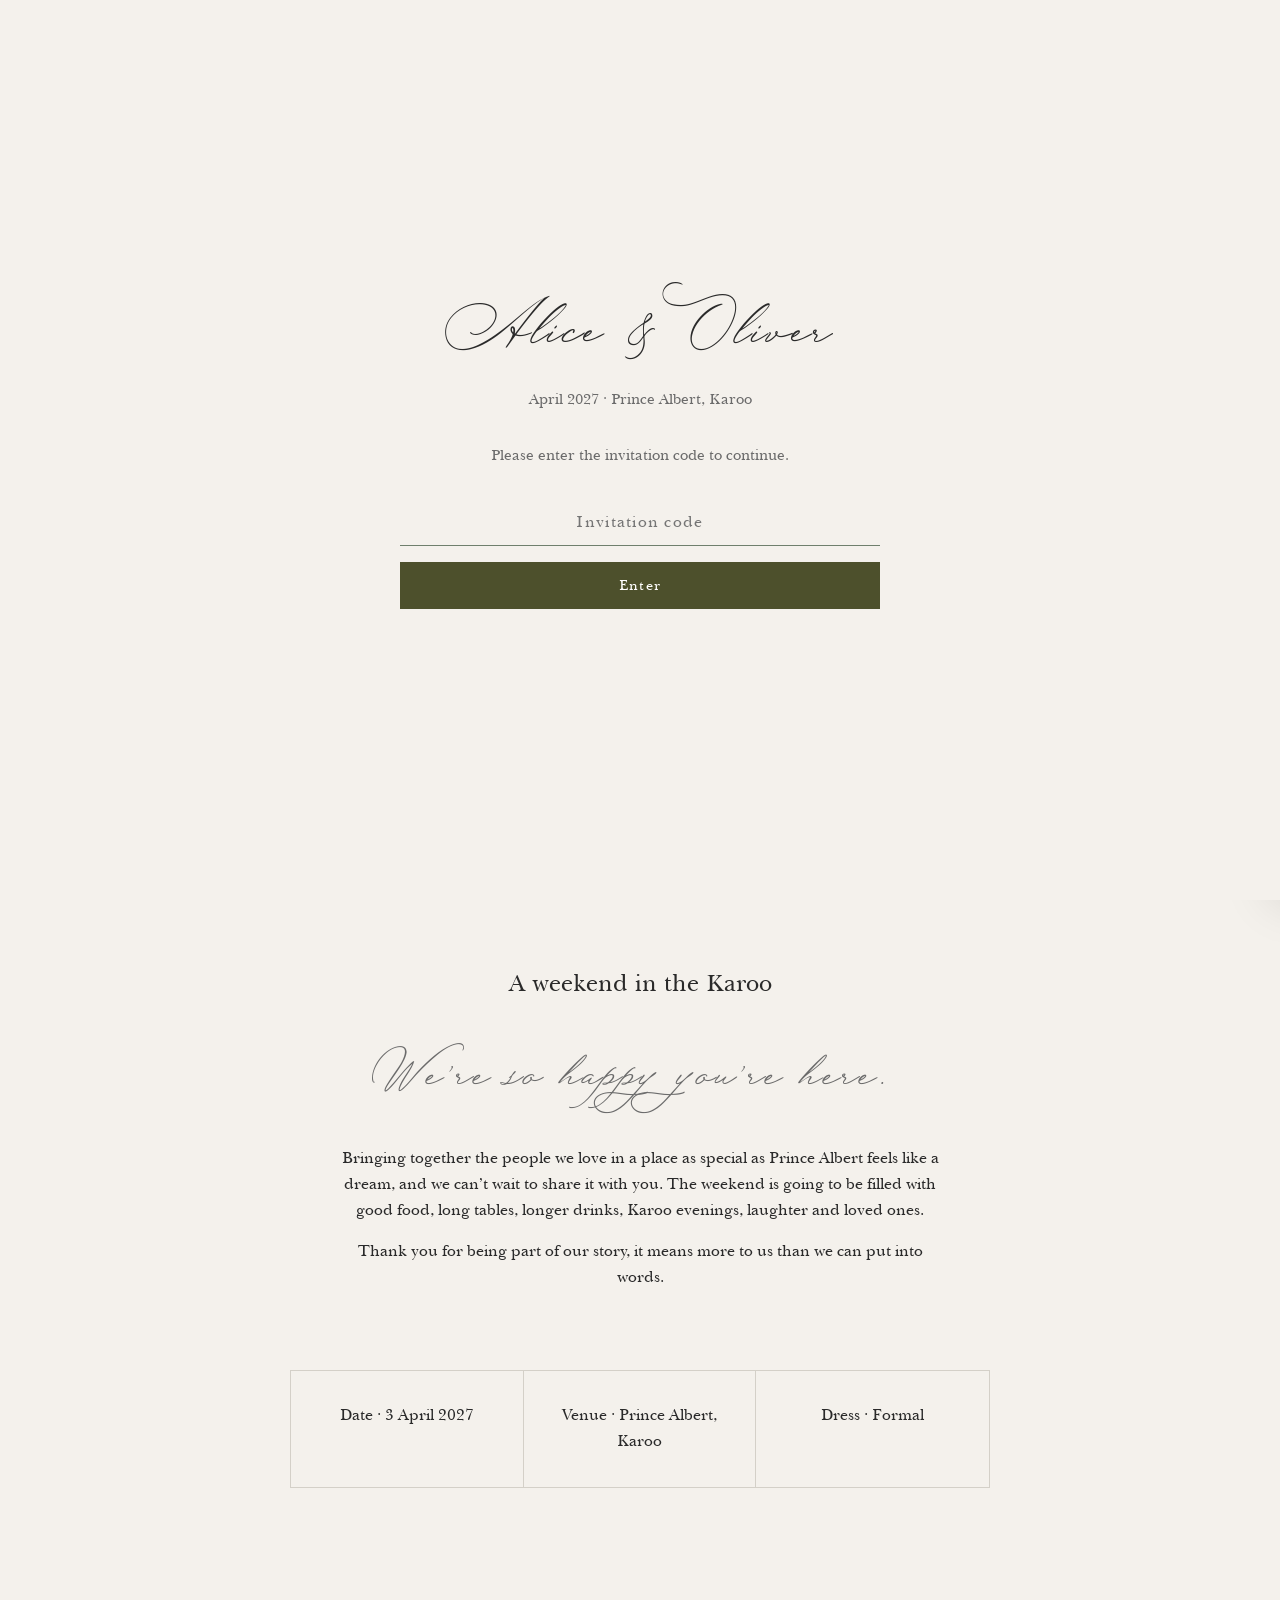
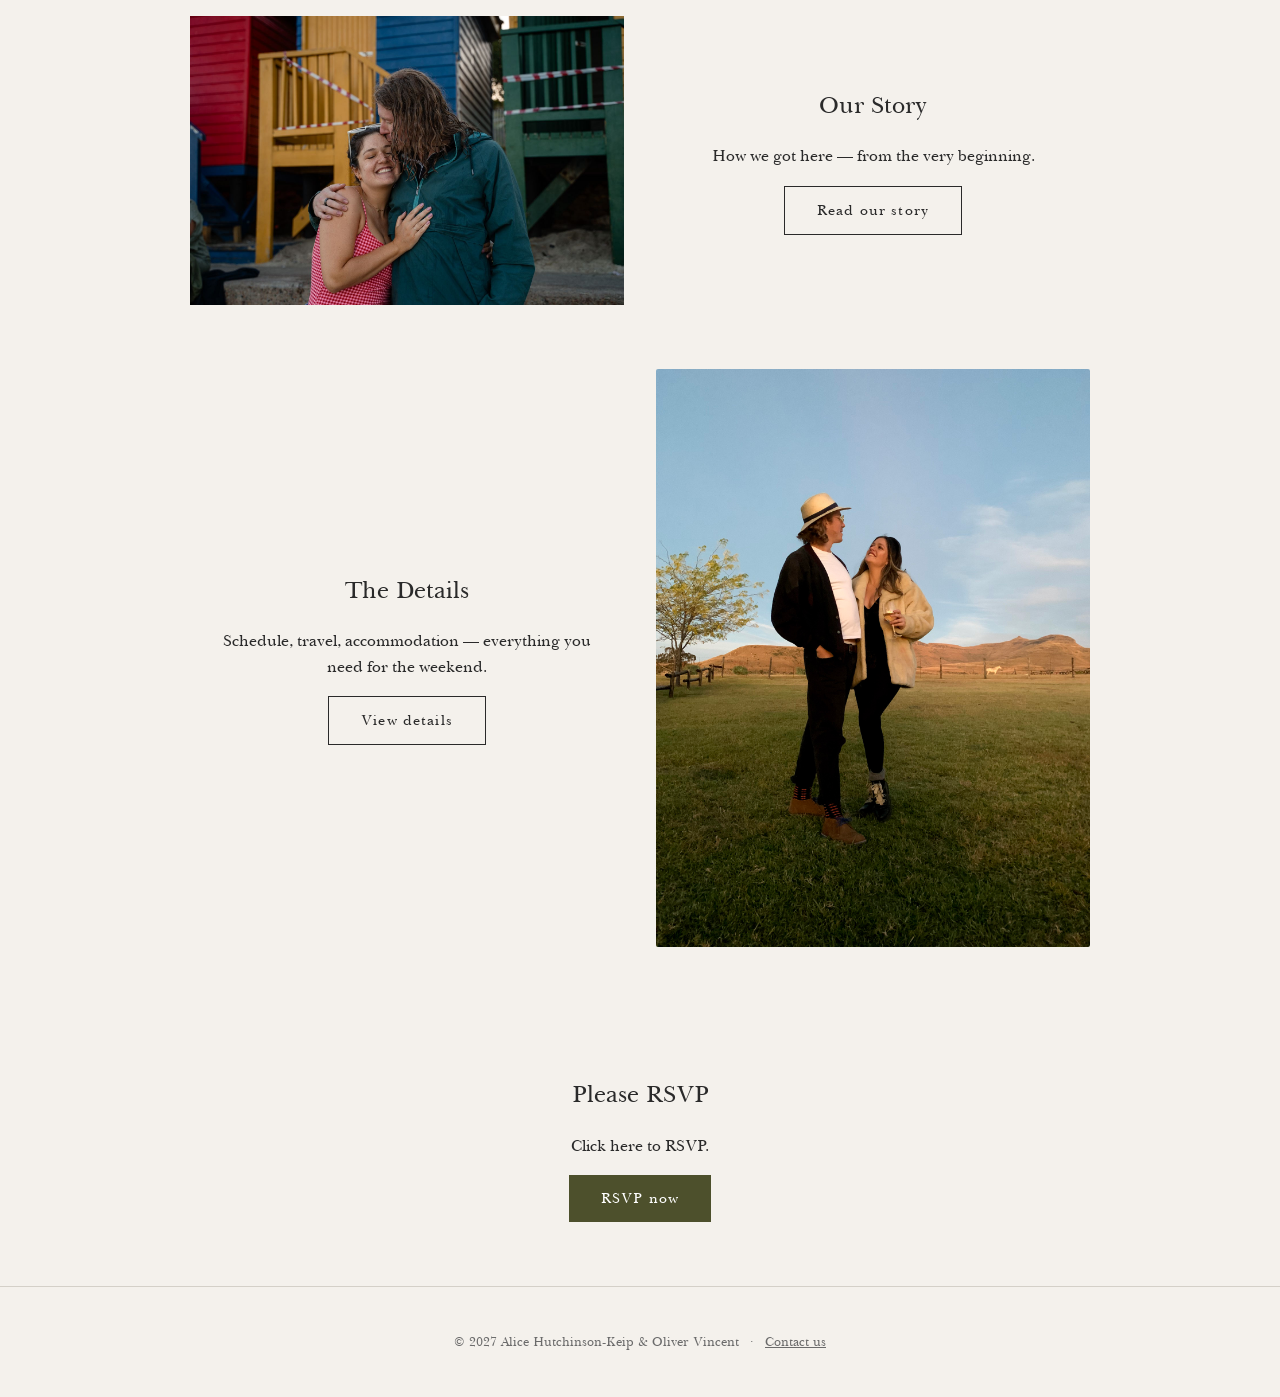
<file: our-story.html>
<!doctype html>
<html lang="en">
<head>
  <meta charset="utf-8">
  <title>Our Story · Alice &amp; Oliver</title>
  <meta name="viewport" content="width=device-width, initial-scale=1">
  <meta name="description" content="Our story — how it all began.">

  <meta http-equiv="Content-Security-Policy"
    content="default-src 'self';
             img-src 'self' data:;
             style-src 'self' 'unsafe-inline';
             script-src 'self' 'unsafe-inline';
             base-uri 'self';
             form-action 'self';
             upgrade-insecure-requests">

  <link rel="stylesheet" href="styles.css">
</head>

<body>

<a class="visually-hidden" href="#main">Skip to content</a>

<!-- AUTH GUARD -->
<script>
  if (sessionStorage.getItem('wt_auth') !== '1') {
    window.location.replace('index.html');
  }
</script>

<!-- FLOATING NAV — dark variant -->
<header class="floating-nav floating-nav--dark">
  <div class="floating-nav__inner">
    <a href="index.html" class="floating-nav__brand script">Alice &amp; Oliver</a>
    <button
      class="nav-hamburger"
      id="nav-hamburger"
      aria-label="Open navigation"
      aria-expanded="false"
      aria-controls="nav-drawer"
    >
      <span class="nav-hamburger__bar"></span>
      <span class="nav-hamburger__bar"></span>
      <span class="nav-hamburger__bar"></span>
    </button>
  </div>
</header>

<!-- NAV DRAWER -->
<nav class="nav-drawer" id="nav-drawer" aria-label="Primary navigation" aria-hidden="true">
  <button class="nav-drawer__close" id="nav-drawer-close" aria-label="Close navigation">&times;</button>
  <a href="index.html" class="nav-drawer__brand">Alice &amp; Oliver</a>
  <hr class="nav-drawer__divider">
  <div class="nav-drawer__links">
    <a href="index.html">Home</a>
    <a href="our-story.html" class="active">Story</a>
    <a href="details.html">Details</a>
    <a href="prince-albert.html">Prince Albert</a>
    <a href="gallery.html">Gallery</a>
    <a href="rsvp.html">RSVP</a>
  </div>
  <p class="nav-drawer__footer">April 2027 &middot; Prince Albert</p>
</nav>
<div class="nav-overlay" id="nav-overlay" aria-hidden="true"></div>

<main id="main">

  <!-- HEADER -->
  <section class="section text-center" style="padding-top: 140px;">
  <p class="body" style="font-size:1.8rem; margin-bottom:8px;">Our Story</p>
  <h1 class="script" style="margin-bottom: 8px;">Alice &amp; Oliver</h1>
</section>

  <!-- INTRO IMAGE -->
  <section style="padding: 0 var(--space-2) var(--space-4);">
    <div style="max-width: 800px; margin: 0 auto;">
      <div class="image-wrapper image-wrapper--portrait">
        <img src="images/al_ol_cmp_202501.2.JPG" alt="Alice and Oliver together">
      </div>
    </div>
  </section>

  <!-- CHAPTER 1 -->
  <section class="section">
    <div class="two-col">

      <div>
        <div class="image-wrapper image-wrapper--portrait">
          <img src="images/Screenshot 2026-03-28 at 17.15.45.png" alt="Early days">                     
          <!--<img src="images/Mos2008-11-08 213217 - Copy.JPG" alt="Early days">  -->      
          <img src="images/Website Pics/DSCF0835.jpeg" alt="Early days">
        </div>
      </div>

      <div>
        <h2>How we met</h2>
        <p>
          <!-- WRITE YOUR STORY HERE -->
          Alice and Olly first met in primary school at a music evening — he was there playing the violin. 
          Somewhere between the performances and polite small talk, they were introduced. 
          Olly remembers thinking she was strangely cool — the kind of person who replied “Haga Haga” instead of “Haha.”
        </p>
        <p>
          What followed was a gentle, slightly misaligned childhood almost-romance: MXit messages, overlapping friendships, school events but timing, even then, had its own ideas.
          They drifted apart in the natural way teenagers do: different schools, different provinces, different lives unfolding. But never entirely out of orbit. 
          There was always a faint awareness, a name that lingered, a small flicker of butterflies when one’s name appeared on the other’s screen.
        </p>
      </div>

    </div>
  </section>

  <!-- CHAPTER 2 -->
  <section class="section">
    <div class="two-col">

      <div>
        <h2>Falling in love</h2>
        <p>
          Years later, having both flirted more with dance floors than with degrees, fate intervened. They found themselves at a predrinks.
          This time, something clicked. There was a first kiss, followed by a handful of almosts over the next two years, 
          there were moments that hinted at something more, but never quite settled into place.
        </p>
        <p>
          And then, once again, life carried on… until lockdown.
          Out of the blue, Olly reached out and asked Alice what she was doing that weekend. 
          A few days later, they found themselves escaping to The Magaliesburg and an easy laughter-filled weekend followed. From there, things fell into place.  
          Early dates looked a little different like plant shopping, quiet dinners at home, meeting families a lot sooner than expected but it all felt entirely right.
          Later, when asked why he chose that moment to reach out, Olly’s answer was simple:
          He always had a thing for Alice.
          He just needed to become the man she deserved first.
        </p>
      </div>

      <div>
        <div class="image-wrapper image-wrapper--portrait">
          <img src="images/al_ol_ptgl.jpeg" alt="Travelling together">          
          <img src="images/Website Pics/RJF01329.jpg" alt="Travelling together">
        </div>
      </div>

    </div>
  </section>

  <!-- FULL WIDTH MOMENT -->
  <section class="section" style="padding-top:0;">
    <div style="max-width:900px; margin:0 auto;">
      <div class="image-wrapper image-wrapper--wide">
        <img src="images/Website Pics/Sinead and Brendan-375.jpg" alt="Engagement moment">
      </div>
    </div>
  </section>

  <!-- CHAPTER 3 -->
  <section class="section text-center">
    <div class="text-center">
      <h2>The next chapter</h2>
      <p>
        And now, we can’t wait to celebrate this next chapter with all of you.
      </p>
    </div>
  </section>

  <!-- CTA -->
  <section class="section text-center">
    <h2>Join us</h2>
    <p>We would love for you to be part of it.</p>
    <a href="details.html" class="btn">View wedding details</a>
  </section>

</main>

<footer class="footer">
  <p>
    &copy; 2027 Alice Hutchinson-Keip &amp; Oliver Vincent
    &middot;
    <a href="mailto:olicevincent@gmail.com">Contact us</a>
  </p>
</footer>

<script>
  document.addEventListener('scroll', function () {
    var nav = document.querySelector('.floating-nav');
    if (nav.classList.contains('floating-nav--dark')) { return; }
    if (window.scrollY > 50) {
      nav.classList.add('scrolled');
    } else {
      nav.classList.remove('scrolled');
    }
  });

  (function () {
    var hamburger = document.getElementById('nav-hamburger');
    var drawer    = document.getElementById('nav-drawer');
    var overlay   = document.getElementById('nav-overlay');
    var closeBtn  = document.getElementById('nav-drawer-close');

    function openDrawer() {
      drawer.classList.add('nav-drawer--open');
      overlay.classList.add('nav-overlay--visible');
      hamburger.classList.add('nav-hamburger--open');
      hamburger.setAttribute('aria-expanded', 'true');
      drawer.setAttribute('aria-hidden', 'false');
      document.body.style.overflow = 'hidden';
    }

    function closeDrawer() {
      drawer.classList.remove('nav-drawer--open');
      overlay.classList.remove('nav-overlay--visible');
      hamburger.classList.remove('nav-hamburger--open');
      hamburger.setAttribute('aria-expanded', 'false');
      drawer.setAttribute('aria-hidden', 'true');
      document.body.style.overflow = '';
    }

    hamburger.addEventListener('click', function () {
      drawer.classList.contains('nav-drawer--open') ? closeDrawer() : openDrawer();
    });

    closeBtn.addEventListener('click', closeDrawer);
    overlay.addEventListener('click', closeDrawer);

    document.addEventListener('keydown', function (e) {
      if (e.key === 'Escape' && drawer.classList.contains('nav-drawer--open')) {
        closeDrawer();
      }
    });

    drawer.querySelectorAll('a').forEach(function (link) {
      link.addEventListener('click', closeDrawer);
    });
  }());
</script>

</body>
</html>
</file>
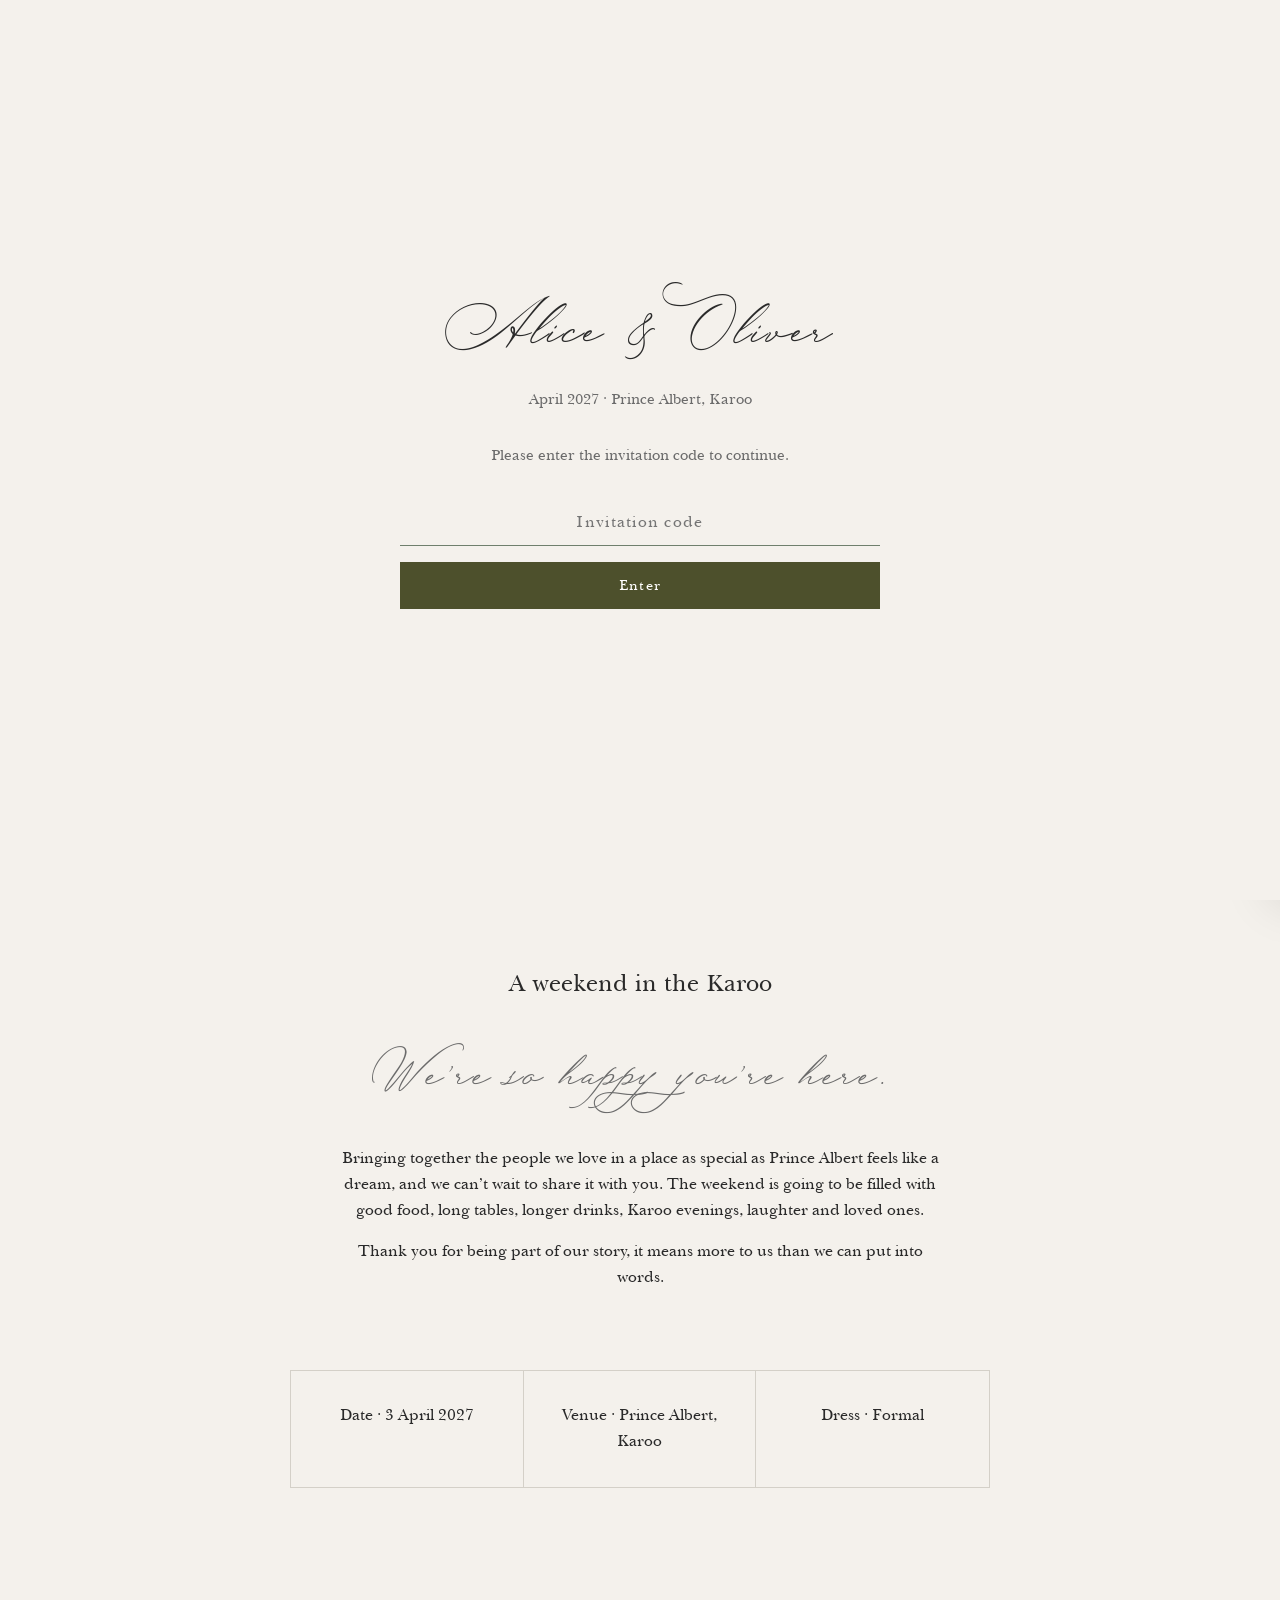
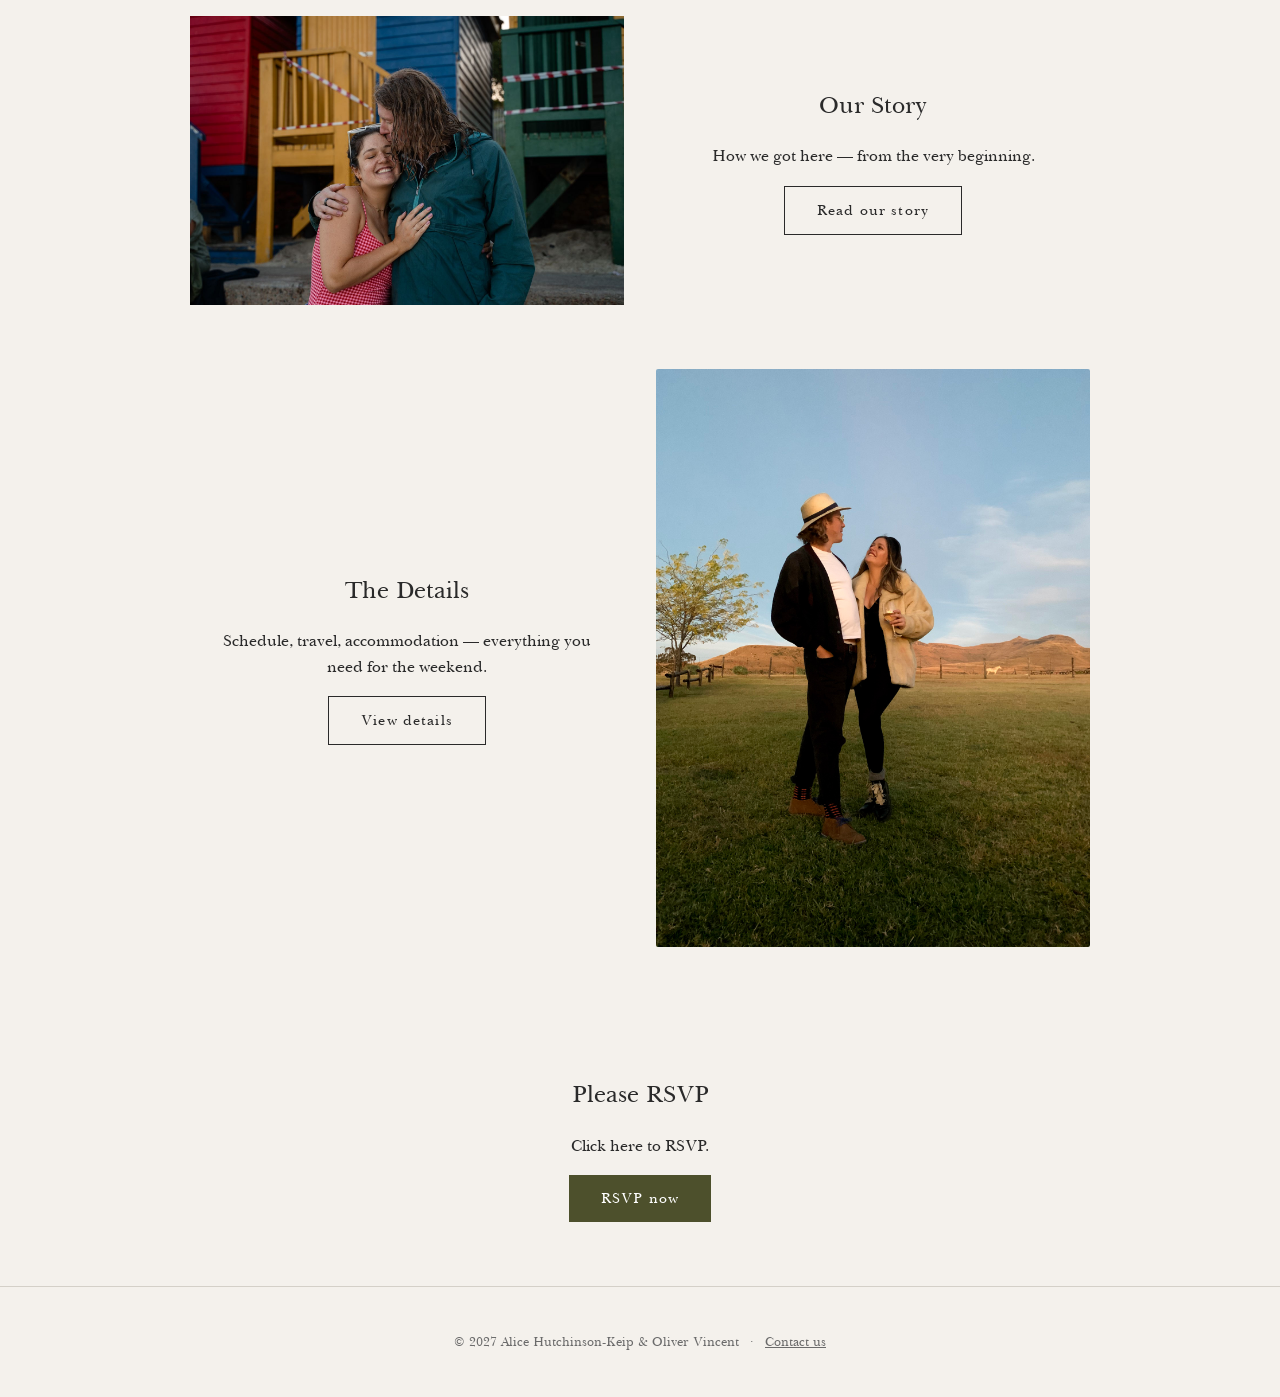
<file: prince-albert.html>
<!doctype html>
<html lang="en">
<head>
  <meta charset="utf-8">
  <title>Prince Albert · Alice &amp; Oliver</title>
  <meta name="viewport" content="width=device-width, initial-scale=1">
  <meta name="description" content="A guide to Prince Albert, Karoo — history, sights and things to do for the wedding weekend of Alice &amp; Oliver.">

  <meta http-equiv="Content-Security-Policy"
    content="default-src 'self';
             img-src 'self' data:;
             style-src 'self' 'unsafe-inline';
             script-src 'self' 'unsafe-inline';
             base-uri 'self';
             form-action 'self';
             upgrade-insecure-requests">

  <link rel="stylesheet" href="styles.css">
</head>

<body>

<a class="visually-hidden" href="#main">Skip to content</a>

<!--
  REDIRECT GUARD
  Same pattern as details.html / our-story.html / gallery.html.
-->
<script>
  if (sessionStorage.getItem('wt_auth') !== '1') {
    window.location.replace('index.html');
  }
</script>

<!-- FLOATING NAV — dark variant -->
<header class="floating-nav floating-nav--dark" id="main-nav">
  <div class="floating-nav__inner">
    <a href="index.html" class="floating-nav__brand script">Alice &amp; Oliver</a>
    <button
      class="nav-hamburger"
      id="nav-hamburger"
      aria-label="Open navigation"
      aria-expanded="false"
      aria-controls="nav-drawer"
    >
      <span class="nav-hamburger__bar"></span>
      <span class="nav-hamburger__bar"></span>
      <span class="nav-hamburger__bar"></span>
    </button>
  </div>
</header>

<!--
  NAV DRAWER
  NOTE: This drawer includes a "Prince Albert" link that the other
  pages' drawers don't have yet. Add the same <a href="prince-albert.html">
  entry to index.html, rsvp.html, details.html, our-story.html and
  gallery.html's .nav-drawer__links block to keep navigation consistent
  across the whole site.
-->
<nav class="nav-drawer" id="nav-drawer" aria-label="Primary navigation" aria-hidden="true">
  <button class="nav-drawer__close" id="nav-drawer-close" aria-label="Close navigation">&times;</button>
  <a href="index.html" class="nav-drawer__brand">Alice &amp; Oliver</a>
  <hr class="nav-drawer__divider">
  <div class="nav-drawer__links">
    <a href="index.html">Home</a>
    <a href="our-story.html">Story</a>
    <a href="details.html">Details</a>
    <a href="prince-albert.html" class="active">Prince Albert</a>
    <a href="gallery.html">Gallery</a>
    <a href="rsvp.html">RSVP</a>
  </div>
  <p class="nav-drawer__footer">April 2027 &middot; Prince Albert</p>
</nav>
<div class="nav-overlay" id="nav-overlay" aria-hidden="true"></div>

<main id="main">

  <!-- PAGE HEADER -->
  <section class="section text-center" style="padding-top: 140px; padding-bottom: var(--space-2);">
    <p class="script" style="font-size: 1.6rem; margin-bottom: 8px;">A Weekend in the Karoo</p>
    <h1>Prince Albert</h1>
    <p style="color: var(--color-muted);">Western Cape, South Africa</p>
  </section>

  <!-- HERO IMAGE -->
  <section style="padding: 0 var(--space-2) var(--space-4);">
    <div style="max-width: 900px; margin: 0 auto;">
      <!--
        PHOTO — a wide shot of the Swartberg Mountains or the town itself.
        Recommended: 1800×900px landscape.
        Replace the image-wrapper below with a real <img> when ready:
        <img src="images/prince-albert-town.jpg" alt="Prince Albert, Karoo">
      -->
      <div class="image-wrapper image-wrapper--wide"
           aria-label="[REPLACE: wide shot of the Swartberg Mountains or Prince Albert main street]">
           <img src="images/princealbertabout.jpeg" alt="Prince Albert" style="width:100%;">
      </div>
    </div>
  </section>

  <!-- HISTORY -->
  <section class="section" style="padding-top: 0;">
    <div class="text-center" style="max-width: 720px;">
      <h2>A Little History</h2>
      <p>
        Prince Albert lies at the foot of the dramatic Swartberg Mountains. European farmers began
        settling the area in the 18th century, drawn by reliable water flowing from the mountain
        catchments into an otherwise dry Karoo landscape.
      </p>
      <p>
        The settlement began in 1762 and achieved municipal status in 1845. It was renamed Prince
        Albert in honour of Prince Albert, husband of Queen Victoria. The town developed as an
        agricultural service centre for sheep farmers, later becoming known for its orchards, olives,
        figs and vineyards — all supported by a sophisticated network of irrigation furrows known as
        <em>leiwater</em>.
      </p>
      <p>
        Prince Albert is famous for its remarkably well-preserved Karoo architecture. From the 1990s
        onward, the town experienced a cultural and tourism renaissance as artists, writers, retirees
        and restaurateurs were drawn in by the scenery, the architecture and the slower pace of life.
        It's often described as the &ldquo;Franschhoek of the Karoo.&rdquo;
      </p>
    </div>
  </section>

  <!-- THINGS TO SEE AND DO -->
  <section class="section">
    <div class="text-center" style="margin-bottom: var(--space-3);">
      <h2>Things to See &amp; Do</h2>
      <p style="color: var(--color-muted);">A few favourites, if you have time to explore before or after the wedding.</p>
    </div>

    <div style="max-width: 700px; margin: 0 auto;">

      <div class="timeline-item">
        <span class="timeline-item__day"><strong>Swartberg Mountains</strong></span>
        <p>
          The Swartberg Mountains form a rugged barrier between the Great Karoo and the Little Karoo,
          stretching roughly 230km east–west across the Western Cape. They're among the oldest
          mountain systems in southern Africa — the rock was originally deposited as marine sediment
          around 500 million years ago, later folded and uplifted by tectonic compression into the
          dramatic parallel ridges you see today. Despite the dry surrounds, the range is a crucial
          water catchment, feeding the streams and the town's leiwater system.
        </p>
      </div>

      <div class="timeline-item">
        <span class="timeline-item__day"><strong>Swartberg Pass</strong></span>
        <p>
          Built between 1881 and 1888 by legendary road engineer Thomas Bain — remarkable engineering
          achieved without modern machinery — the pass connects Prince Albert with Oudtshoorn and
          rises to about 1,583 metres above sea level. It's widely regarded as one of the greatest
          mountain passes in Africa. Most people drive it during the day, but the real experience is
          leaving before sunrise, when the folded quartzite glows purple and black and the game comes out.
        </p>
      </div>

      <div class="timeline-item">
        <span class="timeline-item__day"><strong>The Leiwater System</strong></span>
        <p>
          One of the town's most distinctive features — <em>leiwater</em> comes from the old Dutch
          word <em>leiden</em>, &ldquo;to lead&rdquo; or &ldquo;guide.&rdquo; Mountain water is diverted
          from Swartberg streams into a gravity-fed network of open furrows running through town, and
          allocated to property owners on time-based schedules: each owner gets water for a set number
          of minutes on a specific day, moving wooden sluice gates to direct it toward their property.
          Prince Albert is one of the few South African towns where a historic open-channel irrigation
          network still functions as part of everyday life — keep an eye out for the channels along the streets.
        </p>
      </div>

      <div class="timeline-item">
        <span class="timeline-item__day"><strong>Walk the Town</strong></span>
        <p>
          The town is full of well-preserved Cape Dutch, Victorian and Karoo-style buildings, many
          dating to the 19th century. Church Street, Market Street and the area around the old water
          mill and irrigation furrows are all good places to wander, with plenty of shops selling art,
          craft and local produce, plus restaurants and coffee shops along the main street. For the
          best view most visitors miss, try the koppie walk — a short, steep climb (15–25 minutes, no
          formal trail) up the rocky hill just outside town, rewarding you with the single best view
          over Prince Albert.
        </p>
      </div>

      <div class="timeline-item">
        <span class="timeline-item__day"><strong>Saturday Market</strong></span>
        <p>
          Small, informal and very different from the typical Western Cape craft market — more a
          weekly village exchange of food, produce and local conversation than a curated tourist stop.
          A good spot for coffee and a place to have breakfast. It runs Saturday mornings, roughly 08:00–11:00,
          in the main street next to the Museum.
        </p>
      </div>

      <div class="timeline-item">
        <span class="timeline-item__day"><strong>Gay's Dairy</strong></span>
        <p>
          A small, working farm dairy just off the main street with a simple farm shop — rustic rather than polished, and a genuine taste of small-scale Karoo dairy production.
          Gay's Guernsey Dairy is an internationally awarded artisanal dairy, having won multiple World
          Cheese Award medals for its aged cheeses.
        </p>
        <p style="font-size: 0.9rem; color: var(--color-muted);">
          Mon–Fri 07:00–16:00 &middot; Sat 07:00–15:00 &middot; Sun 07:00–12:00
        </p>
      </div>

      <div class="timeline-item">
        <span class="timeline-item__day"><strong>Fransie Pienaar Museum</strong></span>
        <p>
          A wonderfully eccentric little museum packed with Victorian objects, Karoo farming relics,
          old photographs, Swartberg Pass construction history, and the kind of local
          &ldquo;everything saved just in case&rdquo; collections that make it feel more like a memory
          archive than a museum.
        </p>
      </div>

      <div class="timeline-item">
        <span class="timeline-item__day"><strong>Fig Farm</strong></span>
        <p>
          A bit off the beaten track (about 25km out) but worth the drive to see the desolate valley
          landscape and farms along the way.
          <a href="https://www.figfarm.co.za/fig-farm/" class="link" target="_blank" rel="noopener noreferrer">
            More info here
          </a>.
        </p>
      </div>

    </div>
  </section>

  <!-- BACK TO DETAILS / RSVP CTA -->
  <section class="section text-center">
    <h2>Planning the weekend?</h2>
    <p>Find the full schedule, accommodation and travel info on the Details page.</p>
    <a href="details.html" class="btn btn--outline" style="margin-right: 12px;">View weekend details</a>
    <a href="rsvp.html" class="btn">RSVP now</a>
  </section>

</main>

<footer class="footer">
  <p>
    &copy; 2027 Alice Hutchinson-Keip &amp; Oliver Vincent
    &nbsp;&middot;&nbsp;
    <a href="mailto:olicevincent@gmail.com">Contact us</a>
  </p>
</footer>

<script>
  document.addEventListener('scroll', function () {
    var nav = document.querySelector('.floating-nav');
    if (nav.classList.contains('floating-nav--dark')) { return; }
    if (window.scrollY > 50) {
      nav.classList.add('scrolled');
    } else {
      nav.classList.remove('scrolled');
    }
  });

  (function () {
    var hamburger = document.getElementById('nav-hamburger');
    var drawer    = document.getElementById('nav-drawer');
    var overlay   = document.getElementById('nav-overlay');
    var closeBtn  = document.getElementById('nav-drawer-close');

    function openDrawer() {
      drawer.classList.add('nav-drawer--open');
      overlay.classList.add('nav-overlay--visible');
      hamburger.classList.add('nav-hamburger--open');
      hamburger.setAttribute('aria-expanded', 'true');
      drawer.setAttribute('aria-hidden', 'false');
      document.body.style.overflow = 'hidden';
    }

    function closeDrawer() {
      drawer.classList.remove('nav-drawer--open');
      overlay.classList.remove('nav-overlay--visible');
      hamburger.classList.remove('nav-hamburger--open');
      hamburger.setAttribute('aria-expanded', 'false');
      drawer.setAttribute('aria-hidden', 'true');
      document.body.style.overflow = '';
    }

    hamburger.addEventListener('click', function () {
      drawer.classList.contains('nav-drawer--open') ? closeDrawer() : openDrawer();
    });

    closeBtn.addEventListener('click', closeDrawer);
    overlay.addEventListener('click', closeDrawer);

    document.addEventListener('keydown', function (e) {
      if (e.key === 'Escape' && drawer.classList.contains('nav-drawer--open')) {
        closeDrawer();
      }
    });

    drawer.querySelectorAll('a').forEach(function (link) {
      link.addEventListener('click', closeDrawer);
    });
  }());
</script>

</body>
</html>
</file>
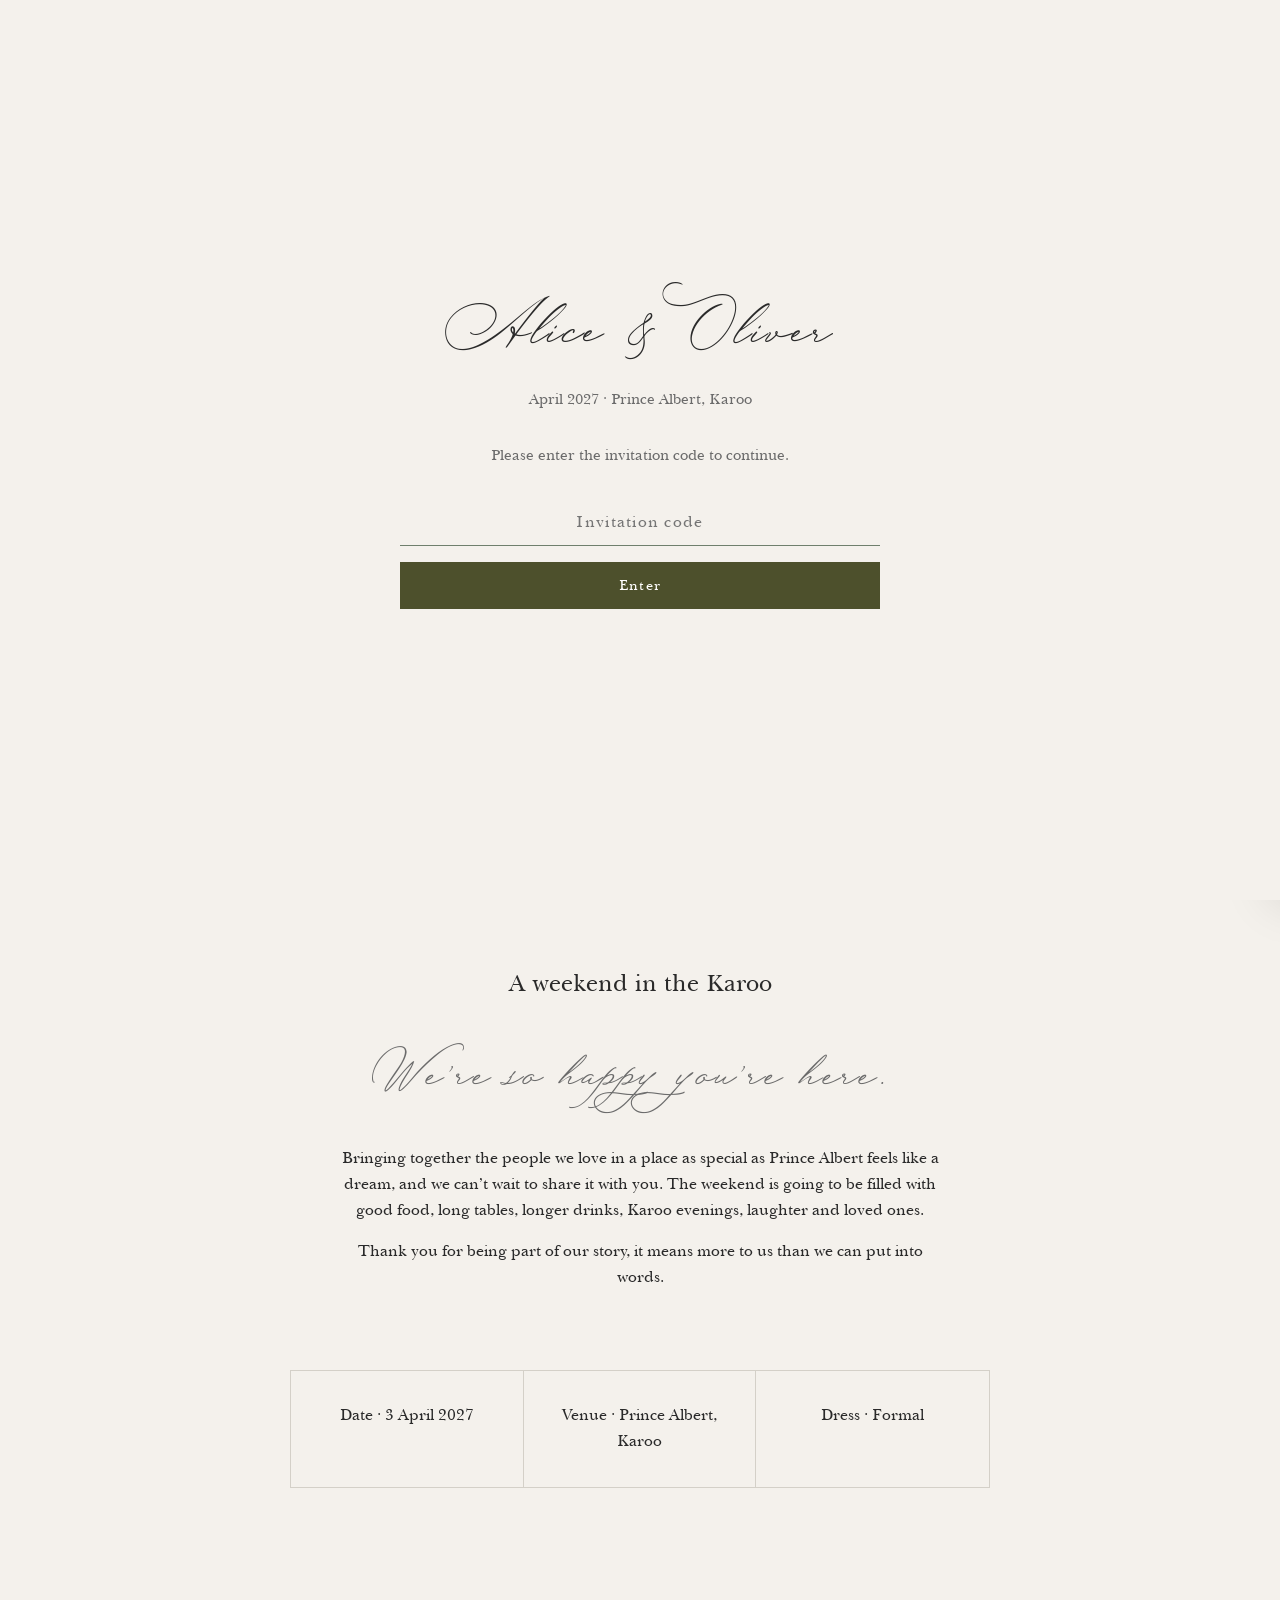
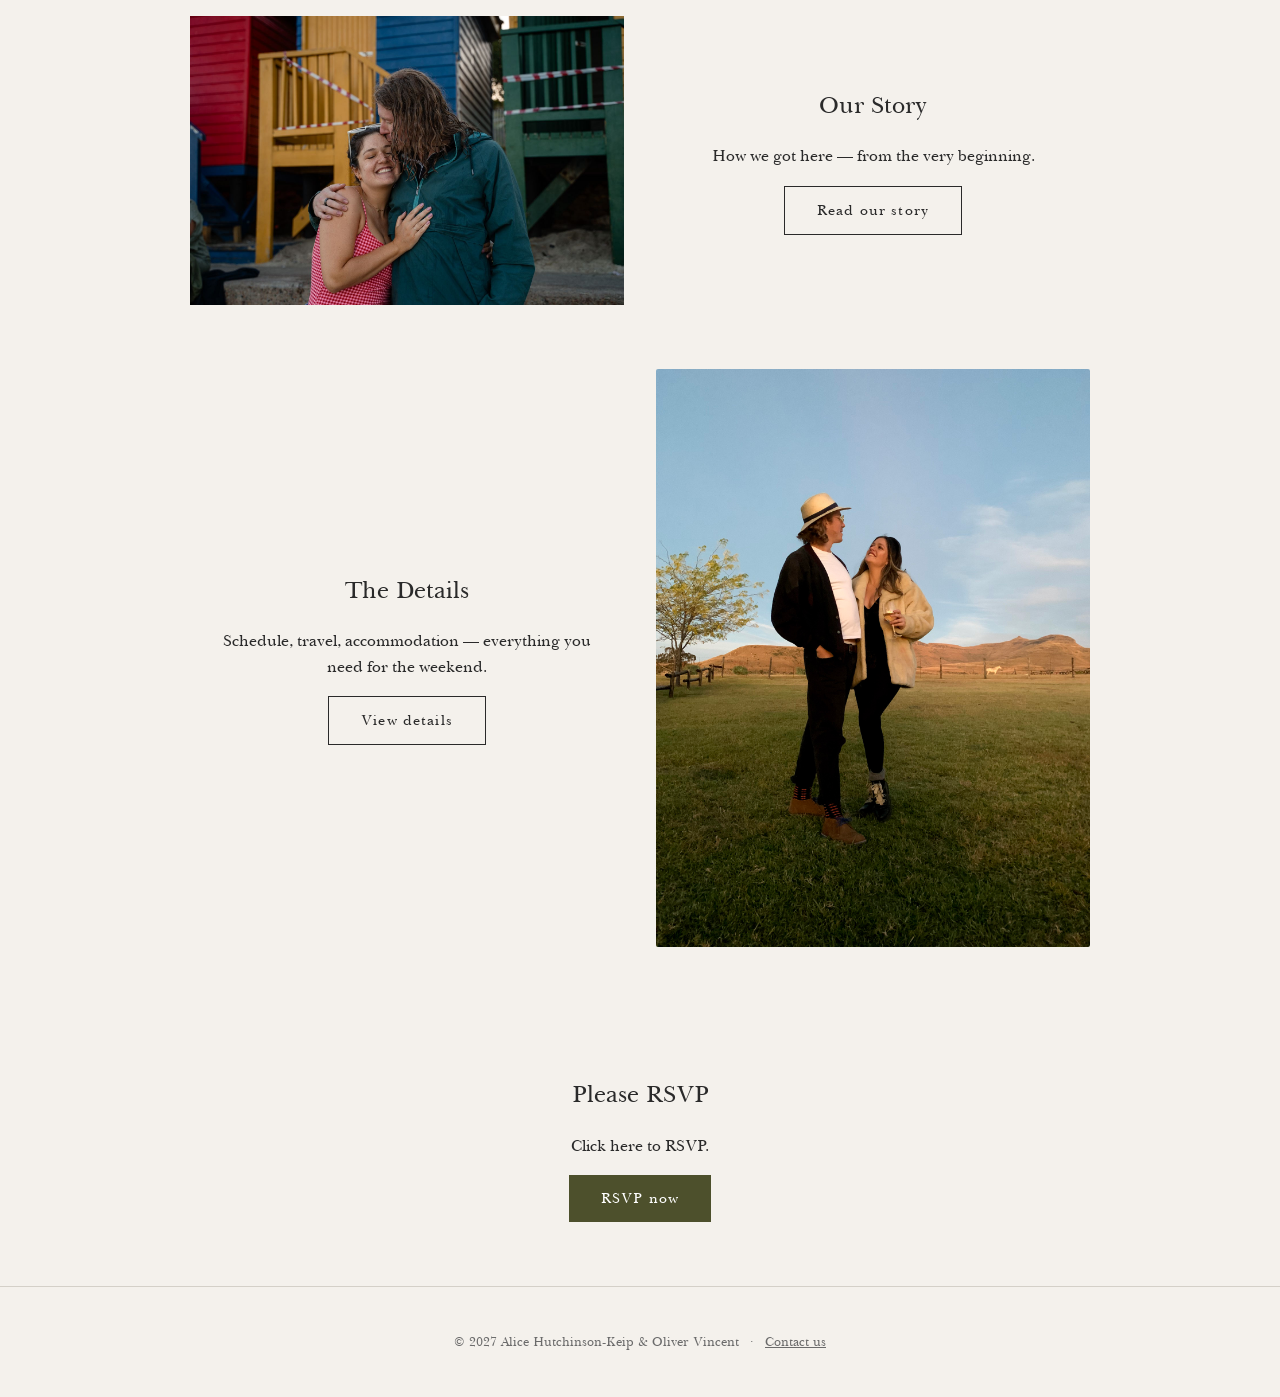
<file: rsvp.html>
<!doctype html>
<html lang="en">
<head>
  <meta charset="utf-8">
  <title>RSVP · Alice &amp; Oliver</title>
  <meta name="viewport" content="width=device-width, initial-scale=1">
  <meta name="description" content="RSVP to the wedding of Alice Hutchinson-Keip and Oliver Vincent.">

  <!--
    CSP: Google Forms embed requires docs.google.com and forms.gle.
    frame-src permits the hidden iframe POST.
    connect-src permits the fetch() to the Apps Script Web App.
    
  -->
  <meta http-equiv="Content-Security-Policy"
    content="default-src 'self';
             img-src 'self' data:;
             style-src 'self' 'unsafe-inline';
             script-src 'self' 'unsafe-inline';
             frame-src https://docs.google.com;
             connect-src 'self' https://script.google.com https://script.googleusercontent.com https://accounts.google.com;
             base-uri 'self';
             form-action 'self' https://docs.google.com;
             upgrade-insecure-requests">

  <link rel="stylesheet" href="styles.css">
</head>
<body>

<a class="visually-hidden" href="#main">Skip to content</a>

<!--
  REDIRECT GUARD
  Runs before the page renders. Guests who arrive without a valid
  sessionStorage token (i.e. haven't passed the index.html gate) are
  bounced back immediately.
-->
<script data-cfasync="false">
  if (sessionStorage.getItem('wt_auth') !== '1') {
    window.location.replace('index.html');
  }
</script>

<!-- FLOATING NAV — dark variant -->
<header class="floating-nav floating-nav--dark" id="main-nav">
  <div class="floating-nav__inner">
    <a href="index.html" class="floating-nav__brand script">Alice &amp; Oliver</a>
    <button
      class="nav-hamburger"
      id="nav-hamburger"
      aria-label="Open navigation"
      aria-expanded="false"
      aria-controls="nav-drawer"
    >
      <span class="nav-hamburger__bar"></span>
      <span class="nav-hamburger__bar"></span>
      <span class="nav-hamburger__bar"></span>
    </button>
  </div>
</header>

<!-- NAV DRAWER -->
<nav class="nav-drawer" id="nav-drawer" aria-label="Primary navigation" aria-hidden="true">
  <button class="nav-drawer__close" id="nav-drawer-close" aria-label="Close navigation">&times;</button>
  <a href="index.html" class="nav-drawer__brand">Alice &amp; Oliver</a>
  <hr class="nav-drawer__divider">
  <div class="nav-drawer__links">
    <a href="index.html">Home</a>
    <a href="our-story.html">Story</a>
    <a href="details.html">Details</a>
    <a href="prince-albert.html">Prince Albert</a>
    <a href="gallery.html">Gallery</a>
    <a href="rsvp.html" class="active">RSVP</a>
  </div>
  <p class="nav-drawer__footer">April 2027 &middot; Prince Albert</p>
</nav>
<div class="nav-overlay" id="nav-overlay" aria-hidden="true"></div>

<main id="main">

  <section class="section text-center" style="padding-top: 140px;">
    <p class="body" style="font-size:1.8rem; margin-bottom:8px; color: #252610;">RSVP</p>
    <h1 class="script" style="margin-bottom: 8px;">Alice &amp; Oliver</h1>
    <p style="color: var(--color-muted); font-size: 0.9rem; letter-spacing: 0.06em;">
      Please confirm your RSVP
      <!--
        TODO: Update RSVP deadline once confirmed.
      -->
    </p>
  </section>

  <section class="section" style="padding-top: 0;">
    <div class="form-wrap">

      <!-- STEP 1: Guest lookup -->
      <div id="step-lookup">
        <p style="text-align:center; color: var(--color-muted); margin-bottom: var(--space-3); font-size:0.9rem;">
          Enter your first and last name to get started.
        </p>

        <div class="form__group">
          <label for="lookup-name" class="label">Your name</label>
          <input
            id="lookup-name"
            class="input"
            type="text"
            autocomplete="name"
            placeholder="e.g. Neville Longbottom"
            aria-describedby="lookup-error"
          >
          <p id="lookup-error" class="error" aria-live="polite"></p>
        </div>

        <button id="lookup-btn" class="btn" style="width:100%;">Find my invitation</button>

        <p style="text-align:center; margin-top: var(--space-2); font-size:0.82rem; color:var(--color-muted);">
          Can't find your name?
          <a href="mailto:olicevincent@gmail.com?subject=RSVP%20query" class="link">Email us</a>
        </p>
      </div>
      <!-- END STEP 1 -->

      <!-- STEP 2: RSVP form — shown after guest lookup succeeds -->
      <div id="step-rsvp" style="display:none;">

        <!-- Invited party summary -->
        <div class="invited-party" id="invited-party-box" aria-live="polite">
          <span class="invited-party__label">Your invitation includes</span>
          <p class="invited-party__names" id="invited-party-names"></p>
        </div>

        <div role="status" aria-live="polite" id="form-live" class="visually-hidden"></div>

        <form id="rsvp-form" novalidate>

          <!-- Hidden field: primary guest name (set by lookup) -->
          <input type="hidden" id="guest-key" name="guest_key">

          <!--
            HONEYPOT FIELD
            Hidden from real users via off-screen positioning.
            Bots that fill all form fields will populate this.
            The submit handler checks it and silently short-circuits
            without posting to Google Forms if it has a value.
          -->
          <input
            type="text"
            name="hp_check_field"
            style="position:absolute; left:-9999px;"
            tabindex="-1"
            autocomplete="off"
            aria-hidden="true"
          >

          <!-- Attendance per person -->
          <div class="form__group">
            <span class="label">Who will be attending?</span>
            <div class="attendance-grid" id="attendance-grid">
              <!--
                Populated dynamically by JS based on the guest list lookup.
                Each invited person gets one row with Yes / No radio buttons.
              -->
            </div>
            <p id="attendance-error" class="error" aria-live="polite"></p>
          </div>

          <!-- Primary guest email -->
          <div class="form__group">
            <label for="primary-email" class="label">Your email address</label>
            <input
              id="primary-email"
              name="_replyto"
              class="input"
              type="email"
              required
              autocomplete="email"
              placeholder="your@email.com"
              aria-describedby="primary-email-error"
            >
            <p id="primary-email-error" class="error" aria-live="polite"></p>
            <p class="helper">We'll send your confirmation here. Not shared with anyone else.</p>
          </div>

          <!-- Dietary requirements -->
          <div class="form__group">
            <label for="dietary" class="label">Dietary requirements</label>
            <input
              id="dietary"
              name="dietary"
              class="input"
              type="text"
              placeholder="Vegetarian, gluten-free, nut allergy, etc."
              autocomplete="off"
            >
            <p class="helper">List all dietary needs — we'll ensure the caterers know. Leave blank if none.</p>
          </div>

          <!-- Song request -->
          <div class="form__group">
            <label for="song" class="label">Song request</label>
            <input
              id="song"
              name="song"
              class="input"
              type="text"
              placeholder="What gets you on the dance floor?"
              autocomplete="off"
            >
          </div>

          <!-- Message -->
          <div class="form__group">
            <label for="message" class="label">Message for the couple</label>
            <textarea id="message" name="message" class="textarea" rows="4"></textarea>
          </div>

          <div class="form__group" style="margin-top: var(--space-3);">
            <button type="submit" id="rsvp-submit" class="btn" style="width:100%;">
              Send RSVP
            </button>
          </div>

        </form>

        <button
          id="wrong-guest-btn"
          class="btn btn--outline"
          style="width:100%; margin-top: 12px;"
        >
          Not you? Search again
        </button>

      </div>
      <!-- END STEP 2 -->

      <!-- STEP 3: Confirmation — shown after successful submit -->
      <div id="step-confirm" class="form-confirmation" style="display:none;">
        <div class="form-confirmation__icon" aria-hidden="true">&#10003;</div>
        <h2 style="font-weight:normal;">Thank you!</h2>
        <p id="confirm-message"></p>
        <p style="color: var(--color-muted); font-size: 0.9rem; margin-top: var(--space-2);">
          Questions or changes? <a href="mailto:olicevincent@gmail.com?subject=RSVP%20query" class="link">Email us</a>.
        </p>
        <!--
          PARTNER NUDGE
          Shown only when the submitter's invitation includes other people.
          Wording is soft — covers both "hasn't RSVPd yet" and "already has".
        -->
        <div id="partner-nudge" style="display:none; margin-top: var(--space-3); padding: var(--space-2) var(--space-3); border: 1px solid var(--color-border); border-radius: 2px; text-align: left;">
          <p id="partner-nudge-text" style="font-size:0.9rem; color: var(--color-text); margin-bottom: var(--space-2);"></p>
          <button id="partner-rsvp-btn" class="btn" style="width:100%;">
            <!-- Button label set dynamically -->
          </button>
        </div>

        <a href="details.html" class="btn btn--outline" style="margin-top: var(--space-2); display:inline-block;">View weekend details</a>
      </div>
      <!-- END STEP 3 -->

    </div>
  </section>

</main>

<footer class="footer">
  <p>
    &copy; 2027 Alice Hutchinson-Keip &amp; Oliver Vincent
    &nbsp;&middot;&nbsp;
    <a href="mailto:olicevincent@gmail.com">Contact us</a>
  </p>
</footer>

<script data-cfasync="false">
/*
  ============================================================
  CONFIGURATION
  ============================================================
  APPS_SCRIPT_URL: paste your deployed Web App URL here.`
  See Code.gs for setup instructions.

  FORM_FIELDS.token: once you've added a token field to the
  Google Form, replace 'entry.REPLACE_WITH_TOKEN_ENTRY_ID'
  with the real entry ID from the prefill URL.
  ============================================================
*/                       
const APPS_SCRIPT_URL = 'https://script.google.com/macros/s/AKfycbwv79F7HdA7PTR65PioS3IZ_4OkriUm3d471mdtpspuO9rfC85hoU2TS8j6agtWmooN/exec';
/* ↑ PASTE YOUR APPS SCRIPT WEB APP URL HERE */

const GOOGLE_FORM_ACTION = 'https://docs.google.com/forms/d/e/1FAIpQLSc-7zMb6K-kdq2iYhH_lUlxSeeutsboy4xfwI-pEXManupC8Q/formResponse';

const FORM_FIELDS = {
  guestKey:  'entry.102251949',
  attending: 'entry.915626348',
  declining: 'entry.298352296',
  email:     'entry.1784969038',
  dietary:   'entry.1814084214',
  song:      'entry.1670549511',
  message:   'entry.366955240',
  token:     'entry.1520807740',
};

/* ============================================================
   STATE
   ============================================================ */
const stepLookup  = document.getElementById('step-lookup');
const stepRsvp    = document.getElementById('step-rsvp');
const stepConfirm = document.getElementById('step-confirm');

const lookupInput = document.getElementById('lookup-name');
const lookupBtn   = document.getElementById('lookup-btn');
const lookupError = document.getElementById('lookup-error');

const attendanceGrid    = document.getElementById('attendance-grid');
const invitedPartyNames = document.getElementById('invited-party-names');
const guestKeyInput     = document.getElementById('guest-key');

let formRenderedAt = null;   /* Form rendered date capture to evaluate submission speed*/
let currentGuest    = null;  /* The matched guest object returned by Apps Script */
let submitterName   = null;  /* The exact name matched (matchedName from response) */
let submissionToken = null;  /* One-time token received from Apps Script on lookup */

/*
  sessionSubmitted — tracks every name that has completed an RSVP
  during this browser session. Persists across the partner nudge
  flow so the nudge never offers a name that already submitted.
  Resets on tab close — intentional, a wedding guest won't notice.
*/
const sessionSubmitted = new Set();
/* ============================================================
   NORMALISE — used client-side for partner nudge matching only.
   The authoritative lookup now runs server-side in Code.gs.
   ============================================================ */
function normaliseName(str) {
  return String(str).trim().toLowerCase().replace(/\s+/g, ' ');
}

/* ============================================================
   FETCH GUEST — async lookup via Apps Script Web App
   ============================================================
   POSTs { name } to APPS_SCRIPT_URL.
   On success: returns the parsed response object.
   On network failure or non-OK HTTP: throws an error whose
   .isNetwork property is true (used to show the right message).
   ============================================================ */
async function fetchGuest(rawInput) {
  if (!APPS_SCRIPT_URL) {
    const err = new Error('APPS_SCRIPT_URL is not configured.');
    err.isNetwork = true;
    throw err;
  }

  let response;

  try {
    const formData = new URLSearchParams();
    formData.append('name', rawInput);

    response = await fetch(APPS_SCRIPT_URL, {
      method: 'POST',
      body: formData
    });

  } catch (networkErr) {
    const err = new Error('Network request failed.');
    err.isNetwork = true;
    throw err;
  }

  if (!response.ok) {
    const err = new Error('Server returned ' + response.status);
    err.isNetwork = true;
    throw err;
  }

  return response.json();
}
/* ============================================================
   BUILD ATTENDANCE GRID
   ============================================================
   One Yes/No row per person on the invitation.
   ============================================================ */
function buildAttendanceGrid(guest) {
														  
  attendanceGrid.innerHTML = '';

  [submitterName].forEach(function (name, i) {
    const row = document.createElement('div');
    row.className = 'attendance-row';
								   

    const nameEl = document.createElement('span');
    nameEl.className = 'attendance-row__name';
    nameEl.textContent = name;

										
									
    const options = document.createElement('div');
    options.className = 'attendance-row__options';

    ['yes', 'no'].forEach(function (val) {
      const id    = 'attend-' + i + '-' + val;
      const label = document.createElement('label');
      label.setAttribute('for', id);
					  
										   

      const radio = document.createElement('input');
      radio.type  = 'radio';
      radio.name  = 'attend-' + i;
      radio.id    = id;
      radio.value = val;
      radio.dataset.personName = name;

      const span = document.createElement('span');
      span.textContent = val === 'yes' ? 'Attending' : 'Unable to attend';
							   
	 

      label.appendChild(radio);
      label.appendChild(span);
      options.appendChild(label);
    });

    row.appendChild(nameEl);
    row.appendChild(options);
    attendanceGrid.appendChild(row);
  });
}

/* ============================================================
   SHOW STEP 2
   ============================================================ */
function showRsvpStep(guest) {
  formRenderedAt = Date.now();   
  currentGuest    = guest;
  submitterName   = guest.matchedName;
  submissionToken = guest.token || '';

  guestKeyInput.value = submitterName;

  invitedPartyNames.textContent = guest.names.join(' & ');

  const existingNote = document.getElementById('invited-party-note');
  if (existingNote) { existingNote.remove(); }
  if (guest.note) {
    const noteEl = document.createElement('p');
    noteEl.id = 'invited-party-note';
    noteEl.style.cssText = 'font-size:0.82rem; color:var(--color-muted); margin:4px 0 0;';
    noteEl.textContent = guest.note;
    document.getElementById('invited-party-box').appendChild(noteEl);
  }

  buildAttendanceGrid(guest);  /* ← was submitterName, must be guest */

  stepLookup.style.display = 'none';
  stepRsvp.style.display   = 'block';
  stepRsvp.scrollIntoView({ behavior: 'smooth', block: 'start' });
}

/* ============================================================
RENDER NUDGE
   ============================================================
   Called after every successful submission.

   Builds the partner nudge block dynamically from scratch each
   time — no cloneNode needed because the entire button container
   is replaced, so no stacked listeners can accumulate.

   Logic:
   - Take all names on the invitation (currentGuest.names)
   - Filter out anyone already in sessionSubmitted
   - If none remain → hide the nudge block entirely
   - If some remain → render one button per remaining person
   ============================================================ */
function renderNudge() {
  const nudgeBlock = document.getElementById('partner-nudge');

  /* Names on this invitation that haven't submitted yet this session */
  const remaining = currentGuest.names.filter(function (n) {
    return !sessionSubmitted.has(normaliseName(n));
  });

  if (remaining.length === 0) {
    nudgeBlock.style.display = 'none';
    return;
  }

  /* Rebuild nudge content from scratch */
  nudgeBlock.innerHTML = '';

  const nudgeText = document.createElement('p');
  nudgeText.style.cssText = 'font-size:0.9rem; color:var(--color-text); margin-bottom:var(--space-2);';
  nudgeText.innerHTML =
    'If the others on your invitation haven\'t RSVPd \u2014 then do so below. ' +
    'It\'ll simply update their response if they already have RSVPd.' +
    '<br><strong>Who\'s next?</strong>';
  nudgeBlock.appendChild(nudgeText);

  const btnWrap = document.createElement('div');
  btnWrap.style.cssText = 'display:flex; flex-wrap:wrap; gap:12px;';

  remaining.forEach(function (name) {
    const btn = document.createElement('button');
    btn.className   = 'btn';
    btn.textContent = 'RSVP for ' + name.split(' ')[0];

    btn.addEventListener('click', function () {
      /* Reset all form state before triggering the next person's lookup */
      currentGuest    = null;
      submissionToken = null;
      document.getElementById('rsvp-form').reset();
      document.getElementById('attendance-error').textContent    = '';
      document.getElementById('primary-email-error').textContent = '';
      document.getElementById('form-live').textContent           = '';

      const sb = document.getElementById('rsvp-submit');
      sb.disabled    = false;
      sb.textContent = 'Send RSVP';

      stepConfirm.style.display = 'none';
      stepLookup.style.display  = 'block';
      lookupInput.value         = name;
      lookupError.textContent   = '';

      /* Short delay so the DOM settles before the lookup fires */
      setTimeout(function () { lookupBtn.click(); }, 50);
    });

    btnWrap.appendChild(btn);
  });

  nudgeBlock.appendChild(btnWrap);
  nudgeBlock.style.cssText =
    'display:block; margin-top:var(--space-3); padding:var(--space-2) var(--space-3); ' +
    'border:1px solid var(--color-border); border-radius:2px; text-align:left;';
}

/* ============================================================
   LOOKUP BUTTON
   ============================================================ */
lookupBtn.addEventListener('click', async function () {
  lookupError.textContent = '';
  const raw = lookupInput.value.trim();

  if (!raw) {
    lookupError.textContent = 'Please enter your name.';
    lookupInput.focus();
    return;
  }

  /* Loading state */
  lookupBtn.disabled    = true;
  lookupBtn.textContent = 'Searching…';

  try {
    const guest = await fetchGuest(raw);

    if (guest && guest.found) {
      showRsvpStep(guest);
    } else {
      lookupError.textContent =
        'We couldn\'t find that name on our guest list. ' +
        'Try your full name - first name last name, ' +
        'or email us if you\'re having trouble.';
      lookupInput.select();
    }
  } catch (err) {
    if (err.isNetwork) {
      lookupError.innerHTML =
        'Something went wrong — please try again. ' +
        'If the problem continues, <a href="mailto:olicevincent@gmail.com?subject=RSVP%20query" class="link">email us</a>.';
    } else {
      lookupError.textContent =
        'We couldn\'t find that name on our guest list. ' +
        'Try your full name - first name last name, ' +
        'or email us if you\'re having trouble.';
    }
  } finally {
    lookupBtn.disabled    = false;
    lookupBtn.textContent = 'Find my invitation';
  }
});

lookupInput.addEventListener('keydown', function (e) {
  if (e.key === 'Enter') { lookupBtn.click(); }
});

/* "Not you?" — reset to lookup step */
document.getElementById('wrong-guest-btn').addEventListener('click', function () {
  currentGuest    = null;
  submitterName   = null;
  submissionToken = null;
  lookupInput.value       = '';
  lookupError.textContent = '';
  stepRsvp.style.display  = 'none';
  stepLookup.style.display = 'block';
  lookupInput.focus();
});

/* ============================================================
   FORM SUBMISSION
   ============================================================
   Collects the individual's attendance decision and submits
   one row to Google Forms via the hidden iframe technique.

   IMPORTANT: Google Forms does not send a success callback.
   The page shows the confirmation screen after a 1.2s delay
   and assumes success. Always verify by checking the Sheet.
   ============================================================ */
document.getElementById('rsvp-form').addEventListener('submit', function (e) {
  e.preventDefault();
  document.getElementById('form-live').textContent = '';

  /* ── Honeypot check ──────────────────────────────────────
     Hidden field — bots fill it, humans don't.
     If populated: silently show confirmation, post nothing.												 
  ────────────────────────────────────────────────────────── */
// In the submit handler, replace the honeypot block with:
  const honeypot = document.querySelector('input[name="hp_check_field"]'); // renamed field
  const fillTime = formRenderedAt ? (Date.now() - formRenderedAt) : 99999;
  const looksLikeBot = honeypot && honeypot.value && fillTime < 3000;

  if (looksLikeBot) {
    setTimeout(function () {
      var selected = document.querySelector('input[name="attend-0"]:checked');
      showConfirmation(selected ? selected.value === 'yes' : true, null);
    }, 1200);
    return;
  }

  /* ── Gather attendance ───────────────────────────────── */
  const attending = [];
  const declining = [];
  let allAnswered = true;

  [submitterName].forEach(function (name, i) {
    const selected = document.querySelector('input[name="attend-' + i + '"]:checked');
    if (!selected) {
      allAnswered = false;
    } else if (selected.value === 'yes') {
      attending.push(name);
    } else {
      declining.push(name);
    }
  });

  if (!allAnswered) {
    document.getElementById('attendance-error').textContent =
      'Please select an attendance option for each person.';
    attendanceGrid.scrollIntoView({ behavior: 'smooth', block: 'center' });
    return;
  }
  document.getElementById('attendance-error').textContent = '';

  /* ── Validate email ──────────────────────────────────── */
  const primaryEmail = document.getElementById('primary-email').value.trim();
  if (!primaryEmail) {
    document.getElementById('primary-email-error').textContent =
      'Please enter your email address.';
    document.getElementById('primary-email').focus();
    return;
  }
  document.getElementById('primary-email-error').textContent = '';

  const dietary = document.getElementById('dietary').value.trim();
  const song    = document.getElementById('song').value.trim();
  const message = document.getElementById('message').value.trim();

	
  /* Build form payload */
  const formData = new URLSearchParams();
  formData.append(FORM_FIELDS.guestKey,  submitterName);
  formData.append(FORM_FIELDS.attending, attending.join(', ') || 'None');
  formData.append(FORM_FIELDS.declining, declining.join(', ') || 'None');
  formData.append(FORM_FIELDS.email,     primaryEmail);
  formData.append(FORM_FIELDS.dietary,   dietary || 'None');
  formData.append(FORM_FIELDS.song,      song    || '');
  formData.append(FORM_FIELDS.message,   message || '');
  formData.append(FORM_FIELDS.token,     submissionToken || '');

  const submitBtn = document.getElementById('rsvp-submit');
  submitBtn.disabled    = true;
  submitBtn.textContent = 'Sending\u2026';

  /* Real submission via hidden iframe */
  let iframe = document.getElementById('gform-iframe');
  if (!iframe) {
    iframe = document.createElement('iframe');
    iframe.id    = 'gform-iframe';
    iframe.name  = 'gform-iframe';
    iframe.style.display = 'none';
    document.body.appendChild(iframe);
  }

  const hiddenForm = document.createElement('form');
  hiddenForm.method  = 'POST';
  hiddenForm.action  = GOOGLE_FORM_ACTION;
  hiddenForm.target  = 'gform-iframe';
  hiddenForm.style.display = 'none';

  for (const [k, v] of formData.entries()) {
    const field = document.createElement('input');
    field.type  = 'hidden';
    field.name  = k;
    field.value = v;
    hiddenForm.appendChild(field);
  }

  document.body.appendChild(hiddenForm);
  hiddenForm.submit();
  document.body.removeChild(hiddenForm);

  /* Mark this person as submitted in the session Set */
  sessionSubmitted.add(normaliseName(submitterName));

  const isAttending = attending.length > 0;
  /* Google Forms provides no success callback — assume success after delay */
  // After hiddenForm.submit(), replace the old setTimeout(showConfirmation, 1200) with:
  setTimeout(async function () {
    let confirmed = null; // null = "couldn't check", true/false = real answer

    try {
      const verifyParams = new URLSearchParams();
      verifyParams.append('action', 'verify');
      verifyParams.append('guest_key', submitterName);

      const verifyRes  = await fetch(APPS_SCRIPT_URL, { method: 'POST', body: verifyParams });
      const verifyData = await verifyRes.json();
      confirmed = verifyData.confirmed;
    } catch (err) {
      confirmed = null; // verify call itself failed — don't wrongly tell them it failed
    }

    showConfirmation(isAttending, confirmed);
  }, 3000); // give the Sheet a few seconds to receive the row
});

/* ============================================================
   SHOW CONFIRMATION + RENDER NUDGE
   ============================================================ */
function showConfirmation(isAttending, confirmed) {
  stepRsvp.style.display    = 'none';
  stepConfirm.style.display = 'block';

  var firstName  = submitterName ? submitterName.split(' ')[0] : 'there';
  var confirmMsg = document.getElementById('confirm-message');

  if (confirmed === false) {
    confirmMsg.innerHTML =
      "Hmm, we couldn't confirm your RSVP went through, " + firstName + ". " +
      'Please <a href="mailto:olicevincent@gmail.com?subject=RSVP%20issue" class="link">email us</a> ' +
      "so we can sort it out — sorry about the hassle.";
  } else if (isAttending) {
    confirmMsg.textContent =
      "We're so excited to celebrate with you, " + firstName + "! " +
      "We'll be in touch with final details closer to the time.";
  } else {
    confirmMsg.textContent =
      "We're sorry you won't be able to make it, " + firstName + " \u2014 " +
      "we'll be thinking of you. Thank you for letting us know.";
  }

  // Skip the partner nudge entirely if we're not sure this submission worked
  var partners = (confirmed !== false && currentGuest)
    ? currentGuest.names.filter(function (n) { return normaliseName(n) !== normaliseName(submitterName); })
    : [];

  /*
    renderNudge() rebuilds the nudge block from scratch using sessionSubmitted.
    Called after every submission so the button list always reflects
    exactly who still needs to RSVP in this session.
  */
  renderNudge();
												   
  stepConfirm.scrollIntoView({ behavior: 'smooth', block: 'start' });
}
/*
  ============================================================
  NAV DRAWER
  ============================================================
*/
(function () {
  var hamburger = document.getElementById('nav-hamburger');
  var drawer    = document.getElementById('nav-drawer');
  var overlay   = document.getElementById('nav-overlay');
  var closeBtn  = document.getElementById('nav-drawer-close');

  function openDrawer() {
    drawer.classList.add('nav-drawer--open');
    overlay.classList.add('nav-overlay--visible');
    hamburger.classList.add('nav-hamburger--open');
    hamburger.setAttribute('aria-expanded', 'true');
    drawer.setAttribute('aria-hidden', 'false');
    document.body.style.overflow = 'hidden';
  }

  function closeDrawer() {
    drawer.classList.remove('nav-drawer--open');
    overlay.classList.remove('nav-overlay--visible');
    hamburger.classList.remove('nav-hamburger--open');
    hamburger.setAttribute('aria-expanded', 'false');
    drawer.setAttribute('aria-hidden', 'true');
    document.body.style.overflow = '';
  }

  hamburger.addEventListener('click', function () {
    drawer.classList.contains('nav-drawer--open') ? closeDrawer() : openDrawer();
  });

  closeBtn.addEventListener('click', closeDrawer);
  overlay.addEventListener('click', closeDrawer);

  document.addEventListener('keydown', function (e) {
    if (e.key === 'Escape' && drawer.classList.contains('nav-drawer--open')) {
      closeDrawer();
    }
  });

  drawer.querySelectorAll('a').forEach(function (link) {
    link.addEventListener('click', closeDrawer);
  });
}());
</script>

</body>
</html>
</file>
<file: styles.css>
/* =========================
   FONT IMPORTS
   ========================= */

@font-face {
  font-family: 'RoseOrchard';
  src: url('fonts/RoseOrchardGarden.ttf') format('truetype');
  font-weight: 400;
}

@font-face {
  font-family: 'RoseOrchard';
  src: url('fonts/RoseOrchardGardenBold.ttf') format('truetype');
  font-weight: 700;
}

@font-face {
  font-family: 'BaskervilleCustom';
  src: url('fonts/BaskervilleBT.ttf') format('truetype');
  font-weight: 400;
}

@font-face {
  font-family: 'BaskervilleCustom';
  src: url('fonts/BaskervilleBoldBT.ttf') format('truetype');
  font-weight: 700;
}

/* =========================
   ROOT
   ========================= */

:root {
  --color-bg: #f4f1ec;
  --color-text: #2a2a2a;
  --color-muted: #6b6b6b;

  --color-primary: #6f7f6d;
  --color-secondary: #4d502c;
  --color-accent: #8c4a3f;

  --color-border: #d4d0c8;
  --color-error: #b94040;

  --font-display: 'RoseOrchard', cursive;
  --font-serif: 'BaskervilleCustom', serif;
  --font-sans: system-ui, sans-serif;

  --space-1: 8px;
  --space-2: 16px;
  --space-3: 32px;
  --space-4: 64px;

  --radius-sm: 2px;

  --transition-fast: 0.2s ease;
  --transition-med: 0.38s ease;
  --transition-slow: 0.6s ease;
}

/* =========================
   BASE
   ========================= */

*,
*::before,
*::after {
  box-sizing: border-box;
}

html {
  scroll-behavior: smooth;
}

body {
  margin: 0;
								 
  background: var(--color-bg);
  color: var(--color-text);
  font-family: var(--font-serif);
  line-height: 1.6;
  -webkit-font-smoothing: antialiased;
}

img {
  max-width: 100%;
  display: block;
}

h1,
h2,
h3 {
  margin-top: 0;
  font-family: var(--font-serif);
  font-weight: 400;
}

a {
  color: inherit;
}

button,
input,
textarea,
select {
  font: inherit;
}

.script {
  font-family: var(--font-display);
  letter-spacing: 0.05em;
}

/* =========================
   UTILITIES
   ========================= */

.text-center {
  max-width: 600px;
  margin: 0 auto;
  text-align: center;
}

.visually-hidden {
  position: absolute;
  width: 1px;
  height: 1px;
  margin: -1px;
			 
  overflow: hidden;
  clip: rect(0, 0, 0, 0);
			
}
				   

.meta-label {
  display: block;
  font-size: 0.75rem;
  letter-spacing: 0.12em;
  text-transform: uppercase;
  color: var(--color-muted);
						  
}

/* Aspect ratio helpers */

.aspect-portrait {
  aspect-ratio: 3 / 4;
								
}

.aspect-landscape {
  aspect-ratio: 4 / 3;
					
}

.aspect-wide {
  aspect-ratio: 16 / 9;
		
}

.aspect-square {
  aspect-ratio: 1 / 1;
										   
}

/* =========================
   LAYOUT
   ========================= */

.section {
  padding: var(--space-4) var(--space-2);
}
											 
.two-col {
  display: grid;
  grid-template-columns: 1fr 1fr;
  gap: var(--space-3);
  align-items: center;
  max-width: 900px;
  margin: 0 auto;
}

										
.three-col {
  display: grid;
  grid-template-columns: repeat(3, 1fr);
		 
  max-width: 700px;
  margin: 0 auto;
  border: 1px solid var(--color-border);
}

.three-col__item {
  padding: var(--space-3) var(--space-2);
  text-align: center;
  border-right: 1px solid var(--color-border);
}

.three-col__item:last-child {
  border-right: none;
}

.three-col__label {
	 
  margin-bottom: 6px;
}

.three-col__value {
  font-size: 1rem;
}

/* =========================
   HERO
									 
   ========================= */

.hero {
  min-height: 100svh;
  padding-top: 100px;

  position: relative;

  display: flex;
  align-items: center;
  justify-content: center;

  text-align: center;
  color: white;

  background:
    var(--color-primary)
    url('images/hero.jpg')
    center / cover no-repeat;
}

.hero::after {
  content: "";
  position: absolute;
  inset: 0;
  background: rgba(0, 0, 0, 0.35);
}

.hero__content {
			 
  position: relative;
  z-index: 1;
  padding: 0 var(--space-2);
}

.hero h1 {
  font-size: clamp(1.8rem, 5vw, 3rem);
  margin-bottom: var(--space-1);
}

.hero .names {
  display: block;
  margin-bottom: var(--space-2);
  font-family: var(--font-display);
  font-size: clamp(2.2rem, 7vw, 3.5rem);
  line-height: 1.2;
}

.hero__scroll-cue {
  display: block;
  margin-top: var(--space-3);

  opacity: 0.6;
  font-size: 1.4rem;

  animation: bounce 2s ease-in-out infinite;
}

@keyframes bounce {
  0%, 100% {
    transform: translateY(0);
  }

  50% {
    transform: translateY(6px);
  }
}

/* =========================
   IMAGE SYSTEM
   ========================= */

.image-wrapper,
.img-placeholder,
.gallery__placeholder {
  width: 100%;					  
  overflow: hidden;
  border-radius: var(--radius-sm);
}

.image-wrapper {
  position: relative;
}

.image-wrapper img,
.gallery__item img {
  width: 100%;
  transition: transform var(--transition-slow);
}

.image-wrapper img {
  object-position: center 10%;
}

.image-wrapper:hover img,
.gallery__item:hover img {
  transform: scale(1.03);
}

.img-placeholder,
.gallery__placeholder {
  display: flex;
  align-items: center;
  justify-content: center;

  background: rgba(111, 127, 109, 0.12);

  color: var(--color-muted);
  font-family: var(--font-sans);
  font-size: 0.75rem;
  letter-spacing: 0.06em;
}

/* =========================
   LINKS & BUTTONS
   ========================= */

.link {
  text-decoration: underline;
						   
}

.btn {
  display: inline-block;
  padding: 12px 32px;

  border: none;
  cursor: pointer;

  background: var(--color-secondary);
  color: white;

  font-size: 0.9rem;
  letter-spacing: 0.08em;
  text-decoration: none;

  transition:
    background var(--transition-fast),
    opacity var(--transition-fast);
}

.btn:hover {
  background: #35371e;
}

.btn:disabled {
  opacity: 0.5;
  cursor: not-allowed;
}

.btn--outline {
  background: transparent;
  border: 1px solid var(--color-text);
  color: var(--color-text);
}

.btn--outline:hover {
  background: var(--color-text);
  color: var(--color-bg);
}

/* =========================
   FORM ELEMENTS
   ========================= */

.input,
.textarea,
.select,
.gate__input {
  width: 100%;
  padding: 10px 0;

  border: none;
  border-bottom: 1px solid var(--color-border);

  background: transparent;
  color: var(--color-text);

  font-size: 1rem;

  outline: none;

  transition: border-color var(--transition-fast);
}

.input:focus,
.textarea:focus,
.select:focus,
.gate__input:focus {
  border-color: var(--color-primary);
}

.input[aria-invalid="true"],
.select[aria-invalid="true"],
.gate__input--error {
  border-color: var(--color-error);
}

.textarea {
  min-height: 100px;
  resize: vertical;
}

.select {
  appearance: none;
  -webkit-appearance: none;
}

.select-wrap {
  position: relative;
}

.select-wrap::after {
  content: "↓";

  position: absolute;
  top: 50%;
  right: 0;

  transform: translateY(-50%);

  pointer-events: none;

  color: var(--color-muted);
  font-size: 0.85rem;
}

.label {
  display: block;
  margin-bottom: 8px;

  font-size: 0.8rem;
  letter-spacing: 0.1em;
  text-transform: uppercase;

  color: var(--color-muted);
}

.error,
.helper,
.gate__error {
  font-size: 0.82rem;
  margin-top: 4px;
}

.error,
.gate__error {
  color: var(--color-error);
}

.helper {
  color: var(--color-muted);
}

/* =========================
   PASSWORD GATE
														  
   ========================= */

.gate {
  position: fixed;
  inset: 0;
							  
  z-index: 9000;

  display: flex;
  align-items: center;
  justify-content: center;

  padding: var(--space-2);

  background: var(--color-bg);

  transition: opacity 0.5s ease;
}

.gate--hidden {
  opacity: 0;
  pointer-events: none;
}

.gate__box {
					 
				   
  width: 100%;
  max-width: 480px;
  text-align: center;
}

.gate__title {
  display: block;
  margin-bottom: var(--space-2);

  font-family: var(--font-display);
  font-size: clamp(2.2rem, 7vw, 2.8rem);
  line-height: 1.8;
								
				 
}

.gate__subtitle {		
  margin-bottom: var(--space-3);

  color: var(--color-muted);
  font-size: 0.95rem;
}

.gate__input-wrap {
  display: flex;
  flex-direction: column;
  gap: 12px;

  margin-bottom: var(--space-2);
}

.gate__input {
				   
  text-align: center;
  letter-spacing: 0.08em;
				
}

.gate__btn {
  width: 100%;
}

/* =========================
   RSVP FORM
   ========================= */

.form-wrap {
  max-width: 560px;
  margin: 0 auto;
}

.form__group {
  margin-bottom: var(--space-3);
}
															 
.invited-party {									 
  margin-bottom: var(--space-3);
  padding: var(--space-2);
  border: 1px solid var(--color-border);
  font-size: 0.9rem;
}

.invited-party__label {
  margin-bottom: 6px;				 
}

.invited-party__names {
  font-size: 1rem;
}
													 
.attendance-grid {
  display: flex;
  flex-direction: column;
  gap: 16px;
}

.attendance-row {
  display: flex;
  align-items: center;
  justify-content: space-between;
  gap: var(--space-2);
  padding-bottom: 16px;
  border-bottom: 1px solid var(--color-border);
}

.attendance-row:last-child {					  
  padding-bottom: 0;
  border-bottom: none;
}

.attendance-row__name {					 
  flex: 1;
  font-size: 0.95rem;
}

.attendance-row__options {
  display: flex;
  gap: 20px;
  flex-shrink: 0;
  font-size: 0.85rem;
}

.attendance-row__options label {
  display: flex;
  align-items: center;
  gap: 6px;
  cursor: pointer;
  color: var(--color-muted);
}

.attendance-row__options input[type="radio"]:checked + span {
  color: var(--color-text);
  font-weight: 700;
}
													  
.form-confirmation { 										 
  display: none;
  padding: var(--space-4) var(--space-2);
  text-align: center;
}

.form-confirmation.visible {
  display: block;
}

.form-confirmation__icon {				  
  margin-bottom: var(--space-2);
  color: var(--color-primary);
  font-size: 2rem;
}

/* =========================
   TIMELINE
										   
   ========================= */

.timeline-item {
  position: relative;
  margin-bottom: 24px;
  padding: 12px 0 12px 20px;
  border-left: 1px solid var(--color-border);
  font-size: 0.95rem;					 
}

.timeline-item::before {
  content: "";
  position: absolute;			 
  top: 18px;
  left: -5px;
  width: 8px;
  height: 8px;
  border-radius: 50%;
  background: var(--color-primary);
}

.timeline-item__day { 	
  margin-bottom: 4px;				 
}

/* =========================
   FLOATING NAV
   ========================= */

.floating-nav {
  position: fixed;
  top: 0;
  width: 100%;
  z-index: 1000;
  background: transparent;
  transition:
    background 0.3s ease,
    box-shadow 0.3s ease;
}

.floating-nav.scrolled,
.floating-nav--dark {
  background: rgba(244, 241, 236, 0.95);
  backdrop-filter: blur(6px);
  -webkit-backdrop-filter: blur(6px);
  box-shadow: 0 1px 0 var(--color-border);
}

.floating-nav__inner {
  display: flex;								 
  align-items: center;
  justify-content: space-between;
  padding: 16px 24px;
}

.floating-nav__brand {
  font-size: 1.2rem;			   
  text-decoration: none;
  color: white;
}

.floating-nav__links {
  display: flex;
  gap: 24px;
}

.floating-nav__links a {
  color: white;
  text-decoration: none;
  font-size: 0.85rem;
  letter-spacing: 0.1em;
  transition: opacity var(--transition-fast);
}

.floating-nav.scrolled .floating-nav__brand,
.floating-nav.scrolled .floating-nav__links a,
.floating-nav--dark .floating-nav__brand,
.floating-nav--dark .floating-nav__links a {
  color: var(--color-text);
}

.floating-nav__links a:hover,
.floating-nav__links a.active {
  opacity: 0.7;
  color: #35371e;
}

/* =========================
   HAMBURGER
   ========================= */

.nav-hamburger {
  position: relative;
  z-index: 1001;
  display: flex; /* hidden by default on desktop */
  flex-direction: column;
  justify-content: center;
  gap: 5px;
  padding: 8px;
  border: none;
  background: transparent;
  cursor: pointer;
}

.nav-hamburger__bar {
  width: 22px;
  height: 2px;
  border-radius: 1px;
  background: white;
  transition:
    transform 0.32s ease,
    opacity 0.32s ease,
    background 0.3s ease;
}

.floating-nav--dark .nav-hamburger__bar,
.floating-nav.scrolled .nav-hamburger__bar {
  background: var(--color-text);
}

.nav-hamburger--open .nav-hamburger__bar:nth-child(1) {
  transform: translateY(7px) rotate(45deg);
}

.nav-hamburger--open .nav-hamburger__bar:nth-child(2) {
  opacity: 0;
  transform: scaleX(0);
}

.nav-hamburger--open .nav-hamburger__bar:nth-child(3) {
  transform: translateY(-7px) rotate(-45deg);
}

/* =========================
   NAV OVERLAY + DRAWER
   ========================= */

.nav-overlay {
  position: fixed;
  inset: 0;									
  z-index: 1999;
  background: rgba(42, 42, 42, 0.5);
  opacity: 0;
  pointer-events: none;
  transition: opacity var(--transition-med);
}

.nav-overlay--visible {
  opacity: 1;
  pointer-events: auto;
}

.nav-drawer {
  position: fixed;
  top: 0;
  right: 0;
  z-index: 2000;
  width: 300px;
  max-width: 85vw;
  height: 100%;
  display: flex;
  flex-direction: column;
  padding: var(--space-3);
  background: var(--color-bg);
  box-shadow: -8px 0 48px rgba(0, 0, 0, 0.14);
  transform: translateX(100%);
  transition: transform var(--transition-med);
}

.nav-drawer--open {
  transform: translateX(0);
}

.nav-drawer__close,
.lightbox__close,
.lightbox__arrow {
  font-family: var(--font-sans);
}

.nav-drawer__close {
  align-self: flex-end;
  margin-bottom: var(--space-2);
  padding: 4px 8px;
  border: none;
  background: transparent;
  color: var(--color-muted);
  font-size: 1.8rem;
  line-height: 1;
  cursor: pointer;
  transition: color var(--transition-fast);
}

.nav-drawer__close:hover {
  color: var(--color-text);
}

												   
.nav-drawer__brand {
  display: block;
  text-align: center;
  text-decoration: none;
  color: var(--color-text);
  font-family: var(--font-display);
  font-size: 2rem;
  letter-spacing: 0.04em;
  line-height: 1.3;
}
						   
.nav-drawer__divider {
  margin: var(--space-2) 0 0;
  border: none;
  border-top: 1px solid var(--color-border);							 
}
			   
.nav-drawer__links {
  display: flex;
  flex-direction: column;
  flex: 1;
  margin-top: 0;
}

.nav-drawer__links a {
  display: block;
  padding: 18px 0;
  border-bottom: 1px solid var(--color-border);
  color: var(--color-text);
  text-decoration: none;
  font-size: 0.88rem;
  letter-spacing: 0.14em;
  text-transform: uppercase;
  transition:
    color var(--transition-fast),
    padding-left var(--transition-fast);
}

.nav-drawer__links a:first-child {											
  margin-top: var(--space-2);
  border-top: 1px solid var(--color-border);
}

.nav-drawer__links a:hover {
  color: var(--color-primary);
  padding-left: 10px;
}

.nav-drawer__links a.active {
  color: var(--color-primary);
}

													 
.nav-drawer__footer {
  margin-top: var(--space-3);
  padding-top: var(--space-2);
  border-top: 1px solid var(--color-border);
  text-align: center;
  color: var(--color-muted);
  font-size: 0.78rem;
  letter-spacing: 0.12em;
  text-transform: uppercase;
}

/* =========================
   GALLERY
   ========================= */

.gallery__grid {
  columns: 3;
  column-gap: var(--space-2);

  max-width: 1100px;
  margin: 0 auto;
  padding: 0 var(--space-2);
}

.gallery__item {
  display: block;
  margin-bottom: var(--space-2);
  break-inside: avoid;
  opacity: 0;
  transform: translateY(16px);
  transition:
    opacity 0.5s ease,
    transform 0.5s ease;
}

.gallery__item--visible {
  opacity: 1;
  transform: translateY(0);
}

/* =========================
   LIGHTBOX
   ========================= */

.lightbox {
  position: fixed;
  inset: 0;
  z-index: 2000;
  display: flex;
  align-items: center;
  justify-content: center;
  background: rgba(0, 0, 0, 0.92);
  opacity: 0;
  pointer-events: none;
  transition: opacity var(--transition-fast);
}

.lightbox--open {
  opacity: 1;
  pointer-events: auto;
}

.lightbox__img {
  max-width: 90vw;
  max-height: 90vh;
  object-fit: contain;
  border-radius: var(--radius-sm);
}

.lightbox__close {
  position: absolute;
  top: var(--space-2);
  right: var(--space-2);
  padding: 4px 10px;
  border: none;
  background: transparent;
  color: white;
  font-size: 2.4rem;
  line-height: 1;
  cursor: pointer;
  opacity: 0.8;
  transition: opacity var(--transition-fast);								
}

.lightbox__close:hover {
  opacity: 1;
}

.lightbox__arrow {
  position: absolute;
  top: 50%;
  padding: var(--space-2);
  border: none;
  border-radius: var(--radius-sm);
  background: transparent;
  color: white;
  font-size: 3rem;
  line-height: 1;
  cursor: pointer;
  opacity: 0.6;
  transform: translateY(-50%);
  transition:
    opacity var(--transition-fast),
    background var(--transition-fast);
}

.lightbox__arrow:hover {
  opacity: 1;
  background: rgba(255, 255, 255, 0.1);
}

.lightbox__prev {
  left: var(--space-2);
}

.lightbox__next {
  right: var(--space-2);
}

/* =========================
   FOOTER
   ========================= */

.footer {
  padding: var(--space-3);
  border-top: 1px solid var(--color-border);
  text-align: center;
  color: var(--color-muted);
  font-size: 0.8rem;
}

.footer a {
  color: inherit;
  text-decoration: underline;
}

/* =========================
   RESPONSIVE
   ========================= */

@media (max-width: 768px) {
  .two-col {
    grid-template-columns: 1fr;
  }

  .three-col {
    grid-template-columns: 1fr;
  }

  .three-col__item {
    border-right: none;
    border-bottom: 1px solid var(--color-border);
  }

  .three-col__item:last-child {
    border-bottom: none;
  }

  .attendance-row {
    flex-direction: column;
    align-items: flex-start;
    gap: 8px;
  }

  .gallery__grid {
    columns: 2;
  }

  /*.floating-nav__links {
    display: flex;
    gap: 14px;
  }

  .floating-nav__links a {
    font-size: 0.78rem;
  }*/
}

@media (max-width: 480px) {

  .floating-nav__links {
    display: none;
  }

  .nav-hamburger {
    display: flex;
  }

  .gallery__grid {
    columns: 1;
  }
}
</file>
